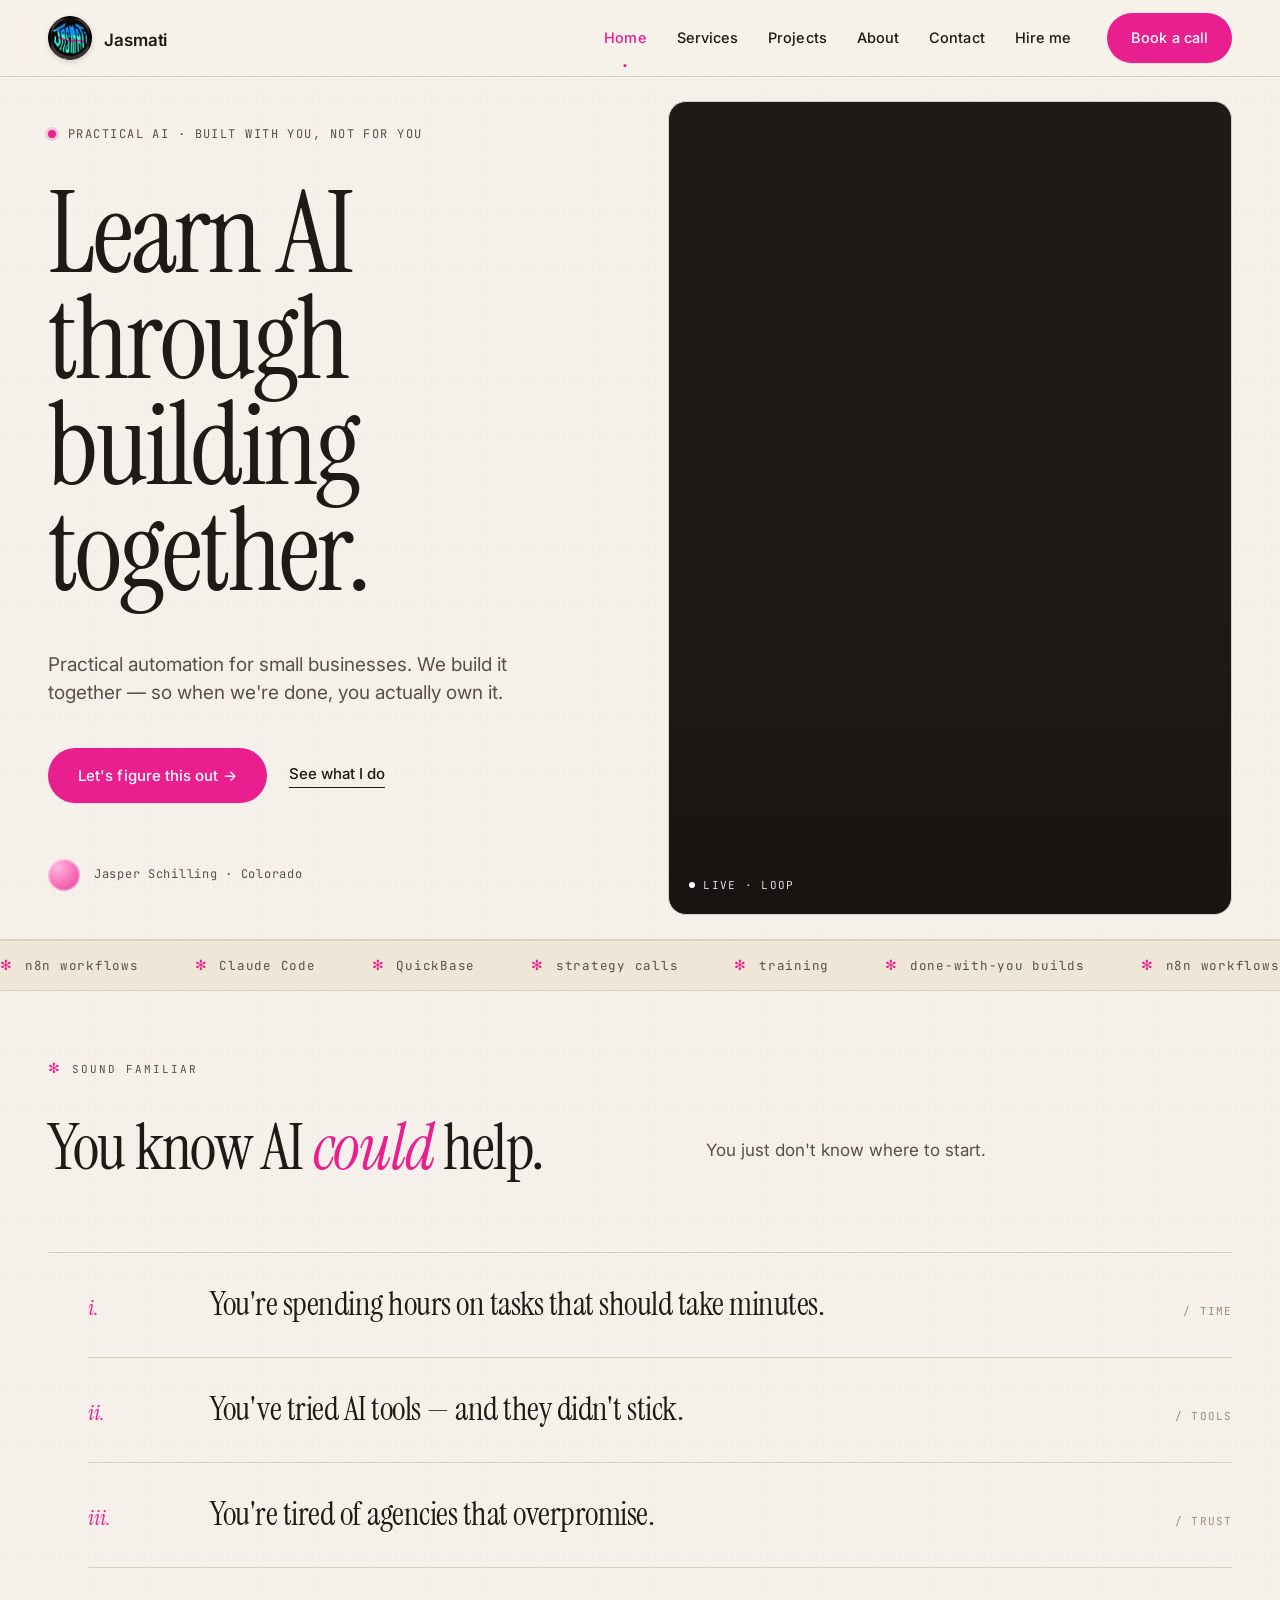
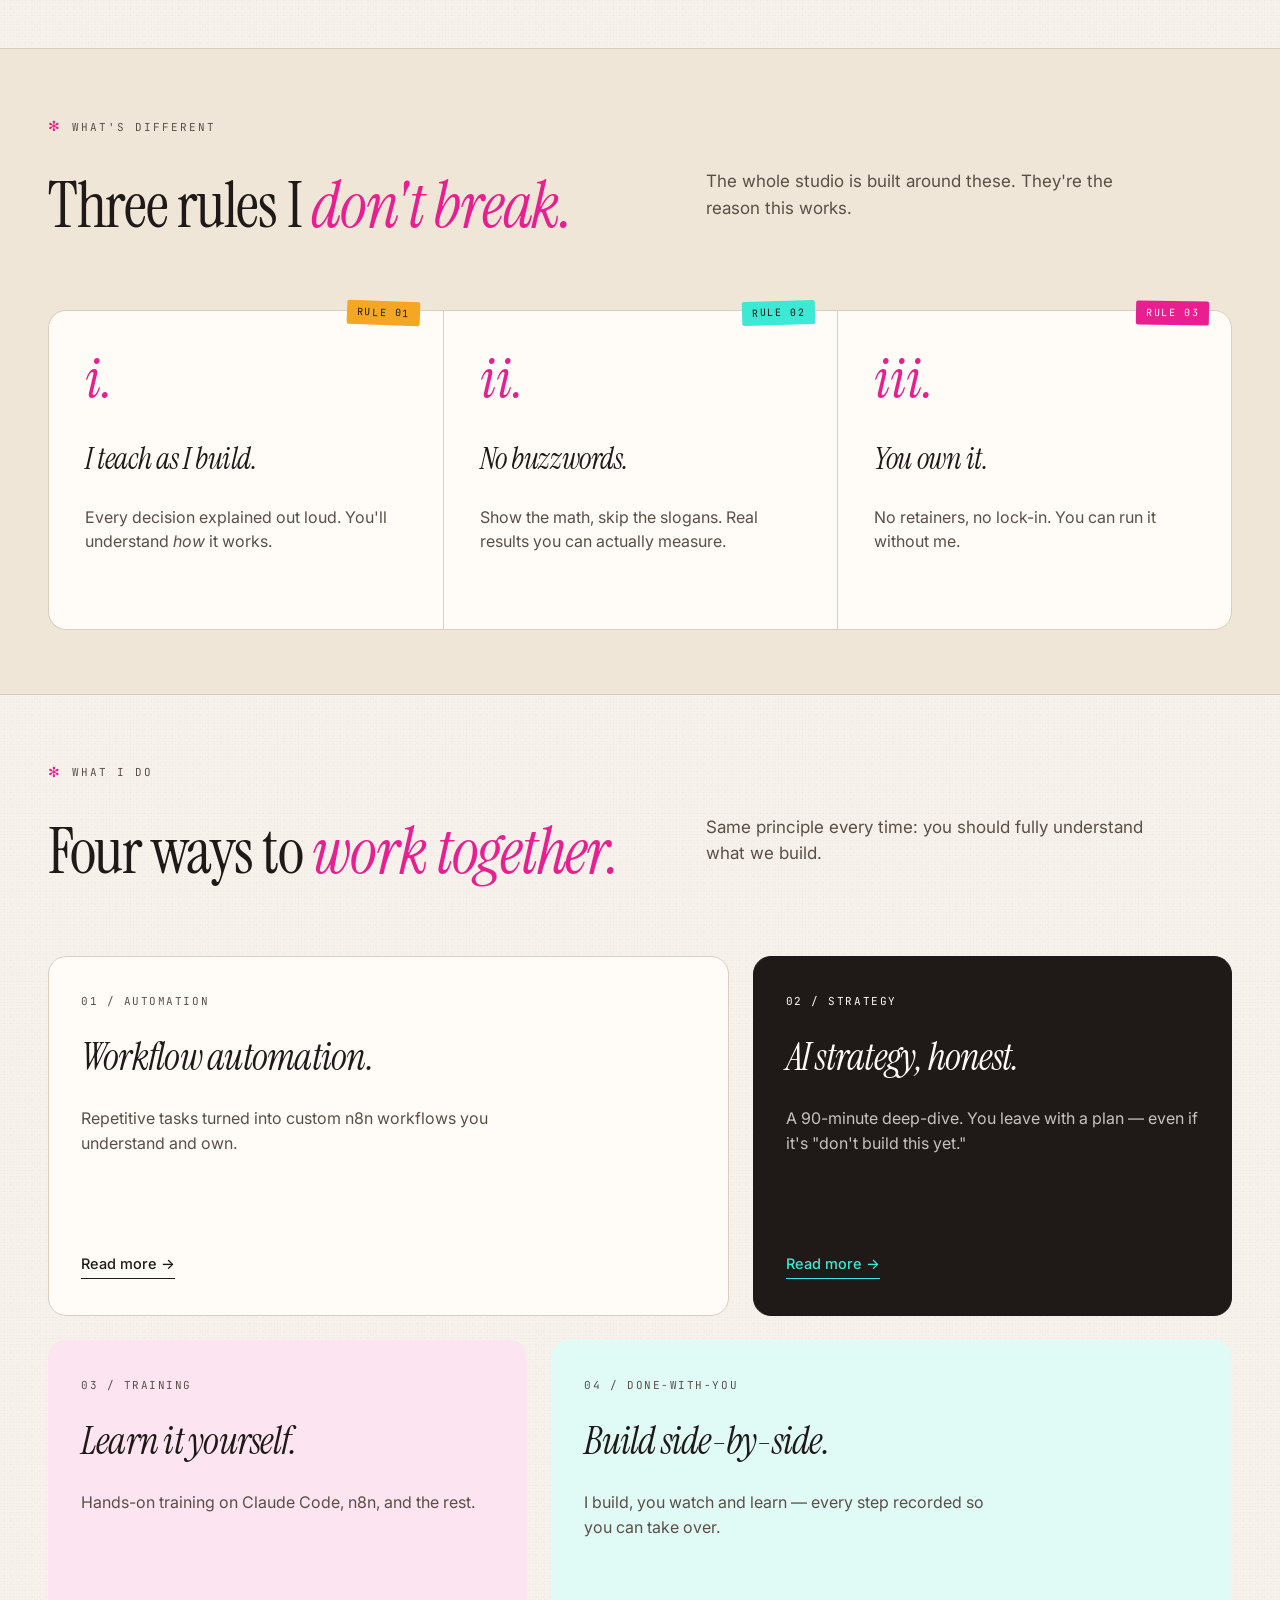
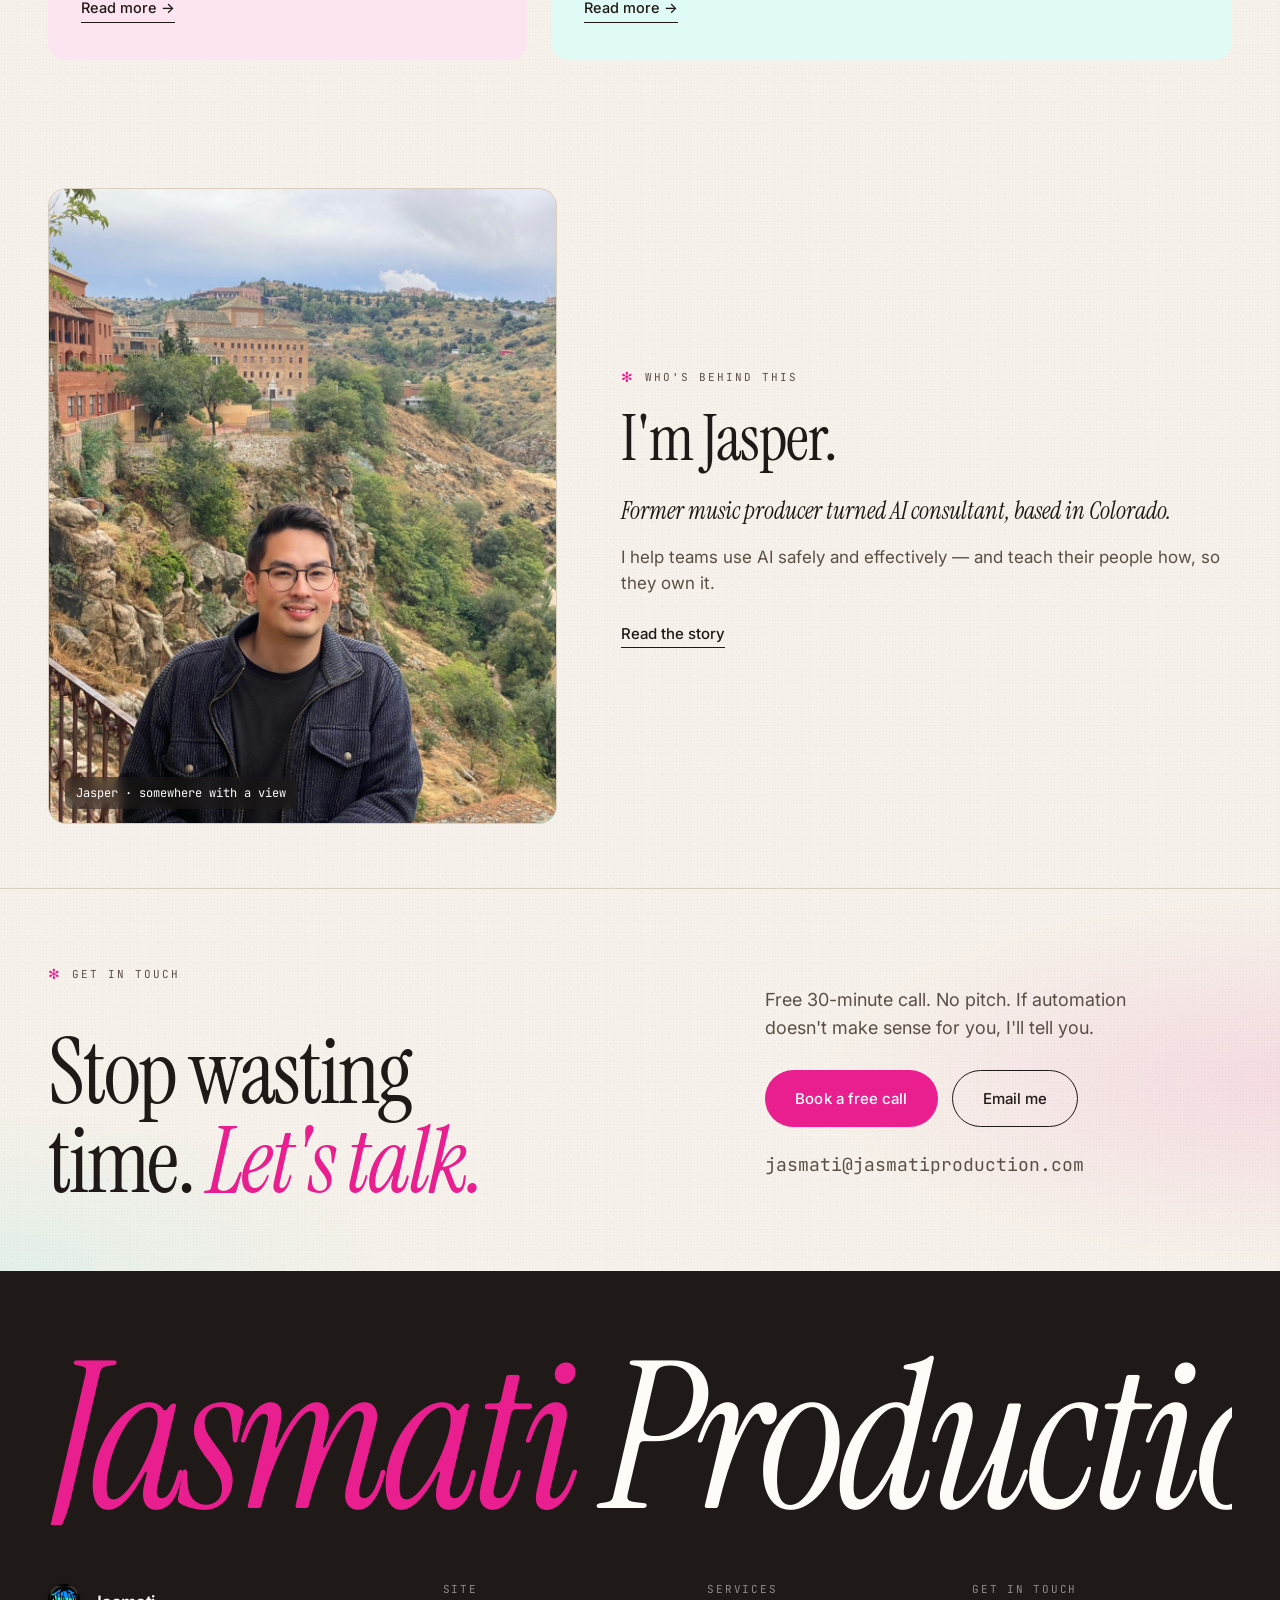
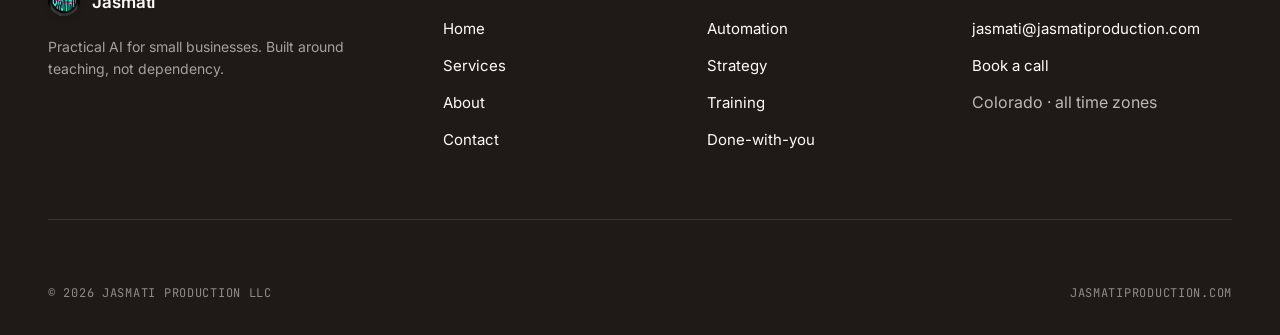
<file: index.html>
<!DOCTYPE html>
<html lang="en">
<head>
<meta charset="UTF-8" />
<meta name="viewport" content="width=device-width, initial-scale=1.0" />
<title>Jasmati Production — AI shouldn't feel complicated.</title>
<link rel="preconnect" href="https://fonts.googleapis.com">
<link rel="preconnect" href="https://fonts.gstatic.com" crossorigin>
<link href="https://fonts.googleapis.com/css2?family=Inter:wght@400;500;600;700&family=Instrument+Serif:ital@0;1&family=JetBrains+Mono:wght@400;500&display=swap" rel="stylesheet">
<link rel="stylesheet" href="assets/styles.css?v=4" />
</head>
<body>

<header class="site-header">
  <div class="container site-header__inner">
    <a href="index.html" class="brand">
      <img class="logo-img" src="assets/jasmati-logo.png" alt="Jasmati" />
      <span class="brand__name"><b>Jasmati</b></span>
    </a>
    <nav class="nav">
      <div class="nav__links">
        <a href="index.html" class="is-active">Home</a>
        <a href="services.html">Services</a>
        <a href="projects.html">Projects</a>
        <a href="about.html">About</a>
        <a href="contact.html">Contact</a>
        <a href="jasper.html">Hire me</a>
      </div>
      <a href="contact.html" class="btn btn--pink">Book a call</a>
    </nav>
  </div>
</header>

<!-- HERO -->
<section class="hero">
  <div class="container hero__inner" style="font-size: 2px">
    <div class="hero__copy">
      <span class="hero__kicker"><span class="dot"></span>Practical AI · built with you, not for you</span>
      <h1>Learn AI through building together.<span class="serif italic accent"></span></h1>
      <p class="hero__sub">Practical automation for small businesses. We build it together — so when we're done, you actually own it.</p>
      <div class="hero__ctas">
        <a href="contact.html" class="btn btn--pink btn--lg">Let's figure this out →</a>
        <a href="services.html" class="arrow-link">See what I do</a>
      </div>
      <div class="hero__signature">
        <span class="swatch"></span>
        <span>Jasper Schilling · Colorado</span>
      </div>
    </div>
    <div class="hero__video-panel">
      <video autoplay muted loop playsinline preload="auto">
        <source src="assets/jasmati-hero.mp4" type="video/mp4" />
      </video>
      <div class="hero__video-tag">live · loop</div>
    </div>
  </div>
</section>

<!-- TICKER -->
<div class="hero-ticker">
  <div class="hero-ticker__track">
    <span>n8n workflows</span><span>Claude Code</span><span>QuickBase</span><span>strategy calls</span><span>training</span><span>done-with-you builds</span>
    <span>n8n workflows</span><span>Claude Code</span><span>QuickBase</span><span>strategy calls</span><span>training</span><span>done-with-you builds</span>
  </div>
</div>

<!-- PROBLEM -->
<section class="section">
  <div class="container">
    <div class="split-heading reveal">
      <div>
        <span class="eyebrow">Sound familiar</span>
        <h2 style="margin-top:18px;">You know AI <span class="serif italic accent">could</span> help.</h2>
      </div>
      <p>You just don't know where to start.</p>
    </div>
    <ul class="pain-list reveal">
      <li class="pain-item">
        <span class="pain-item__num">i.</span>
        <span class="pain-item__text">You're spending hours on tasks that should take minutes.</span>
        <span class="pain-item__tag">/ time</span>
      </li>
      <li class="pain-item">
        <span class="pain-item__num">ii.</span>
        <span class="pain-item__text">You've tried AI tools — and they didn't stick.</span>
        <span class="pain-item__tag">/ tools</span>
      </li>
      <li class="pain-item">
        <span class="pain-item__num">iii.</span>
        <span class="pain-item__text">You're tired of agencies that overpromise.</span>
        <span class="pain-item__tag">/ trust</span>
      </li>
    </ul>
  </div>
</section>

<!-- PILLARS -->
<section class="section section--cream">
  <div class="container">
    <div class="split-heading reveal">
      <div>
        <span class="eyebrow">What's different</span>
        <h2 style="margin-top:18px;">Three rules I <span class="serif italic accent">don't break.</span></h2>
      </div>
      <p>The whole studio is built around these. They're the reason this works.</p>
    </div>
    <div class="pillars reveal">
      <div class="pillar">
        <span class="pillar__tape">Rule 01</span>
        <div class="pillar__num">i.</div>
        <h3>I teach as I build.</h3>
        <p>Every decision explained out loud. You'll understand <em>how</em> it works.</p>
      </div>
      <div class="pillar">
        <span class="pillar__tape">Rule 02</span>
        <div class="pillar__num">ii.</div>
        <h3>No buzzwords.</h3>
        <p>Show the math, skip the slogans. Real results you can actually measure.</p>
      </div>
      <div class="pillar">
        <span class="pillar__tape">Rule 03</span>
        <div class="pillar__num">iii.</div>
        <h3>You own it.</h3>
        <p>No retainers, no lock-in. You can run it without me.</p>
      </div>
    </div>
  </div>
</section>

<!-- SERVICES PREVIEW -->
<section class="section">
  <div class="container">
    <div class="split-heading reveal">
      <div>
        <span class="eyebrow">What I do</span>
        <h2 style="margin-top:18px;">Four ways to <span class="serif italic accent">work together.</span></h2>
      </div>
      <p>Same principle every time: you should fully understand what we build.</p>
    </div>
    <div class="svc-grid reveal">
      <a class="svc svc--1" href="services.html#workflow">
        <span class="svc__num">01 / Automation</span>
        <h3>Workflow automation.</h3>
        <p>Repetitive tasks turned into custom n8n workflows you understand and own.</p>
        <span class="svc__cta">Read more →</span>
      </a>
      <a class="svc svc--2" href="services.html#strategy">
        <span class="svc__num">02 / Strategy</span>
        <h3>AI strategy, honest.</h3>
        <p>A 90-minute deep-dive. You leave with a plan — even if it's "don't build this yet."</p>
        <span class="svc__cta">Read more →</span>
      </a>
      <a class="svc svc--3" href="services.html#training">
        <span class="svc__num">03 / Training</span>
        <h3>Learn it yourself.</h3>
        <p>Hands-on training on Claude Code, n8n, and the rest.</p>
        <span class="svc__cta">Read more →</span>
      </a>
      <a class="svc svc--4" href="services.html#dwy">
        <span class="svc__num">04 / Done-with-you</span>
        <h3>Build side-by-side.</h3>
        <p>I build, you watch and learn — every step recorded so you can take over.</p>
        <span class="svc__cta">Read more →</span>
      </a>
    </div>
  </div>
</section>

<!-- ABOUT PREVIEW -->
<section class="section">
  <div class="container">
    <div class="about-preview reveal">
      <figure class="about-preview__photo" style="margin:0;overflow:hidden;position:relative;">
        <img src="assets/photos/portrait.jpg" alt="Jasper Schilling" style="width:100%;height:100%;object-fit:cover;display:block;filter:saturate(1.03);" />
        <figcaption style="position:absolute;left:16px;bottom:14px;font-family:var(--mono);font-size:12px;color:#fff;background:rgba(31,26,23,0.5);padding:7px 11px;border-radius:8px;backdrop-filter:blur(6px);">Jasper · somewhere with a view</figcaption>
      </figure>
      <div>
        <span class="eyebrow">Who's behind this</span>
        <h2 style="margin-top:18px;margin-bottom:24px;">I'm Jasper.</h2>
        <p class="lede">Former music producer turned AI consultant, based in Colorado.</p>
        <p>I help teams use AI safely and effectively — and teach their people how, so they own it.</p>
        <div style="margin-top:24px;"><a href="about.html" class="arrow-link">Read the story</a></div>
      </div>
    </div>
  </div>
</section>

<!-- CTA -->
<section class="cta-block">
  <div class="container">
    <div class="cta-block__inner">
      <div>
        <span class="eyebrow" style="margin-bottom:24px;">Get in touch</span>
        <h2 style="margin-top:18px;">Stop wasting time. <span class="serif italic accent">Let's talk.</span></h2>
      </div>
      <div>
        <p>Free 30-minute call. No pitch. If automation doesn't make sense for you, I'll tell you.</p>
        <div class="cta-block__actions">
          <a href="contact.html" class="btn btn--pink btn--lg">Book a free call</a>
          <a href="mailto:jasmati@jasmatiproduction.com" class="btn btn--secondary btn--lg">Email me</a>
        </div>
        <p class="cta-block__email">jasmati@jasmatiproduction.com</p>
      </div>
    </div>
  </div>
</section>

<!-- FOOTER -->
<footer class="site-footer">
  <div class="container">
    <div class="site-footer__big"><em>Jasmati</em> Production</div>
    <div class="site-footer__top">
      <div class="site-footer__col site-footer__brand">
        <a href="index.html" class="brand">
          <img class="logo-img logo-img--sm" src="assets/jasmati-logo.png" alt="Jasmati" />
          <span class="brand__name"><b>Jasmati</b></span>
        </a>
        <p>Practical AI for small businesses. Built around teaching, not dependency.</p>
      </div>
      <div class="site-footer__col">
        <h4>Site</h4>
        <ul>
          <li><a href="index.html">Home</a></li>
          <li><a href="services.html">Services</a></li>
          <li><a href="about.html">About</a></li>
          <li><a href="contact.html">Contact</a></li>
        </ul>
      </div>
      <div class="site-footer__col">
        <h4>Services</h4>
        <ul>
          <li><a href="services.html#workflow">Automation</a></li>
          <li><a href="services.html#strategy">Strategy</a></li>
          <li><a href="services.html#training">Training</a></li>
          <li><a href="services.html#dwy">Done-with-you</a></li>
        </ul>
      </div>
      <div class="site-footer__col">
        <h4>Get in touch</h4>
        <ul>
          <li><a href="mailto:jasmati@jasmatiproduction.com">jasmati@jasmatiproduction.com</a></li>
          <li><a href="contact.html">Book a call</a></li>
          <li>Colorado · all time zones</li>
        </ul>
      </div>
    </div>
    <div class="site-footer__bottom">
      <span>© 2026 Jasmati Production LLC</span>
      <span>jasmatiproduction.com</span>
    </div>
  </div>
</footer>

<script src="assets/site.js?v=2"></script>
</body>
</html>
</file>
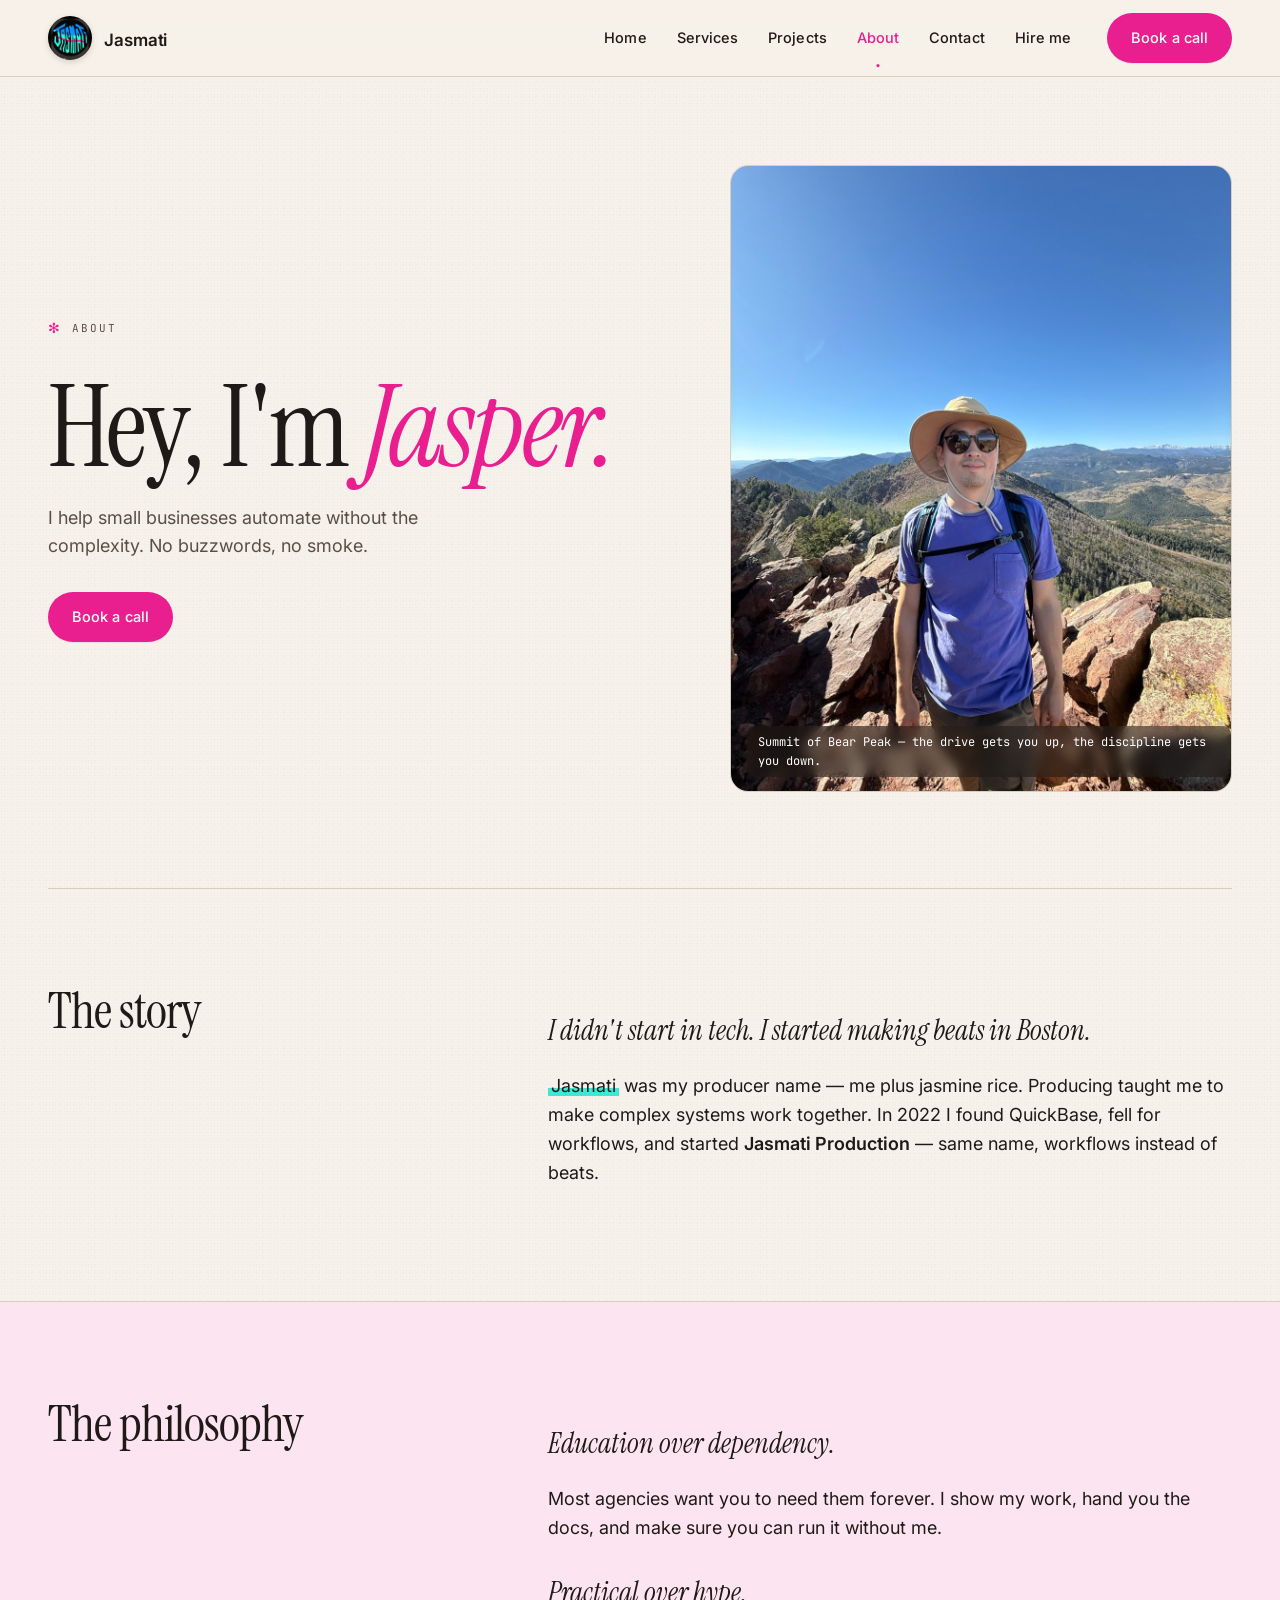
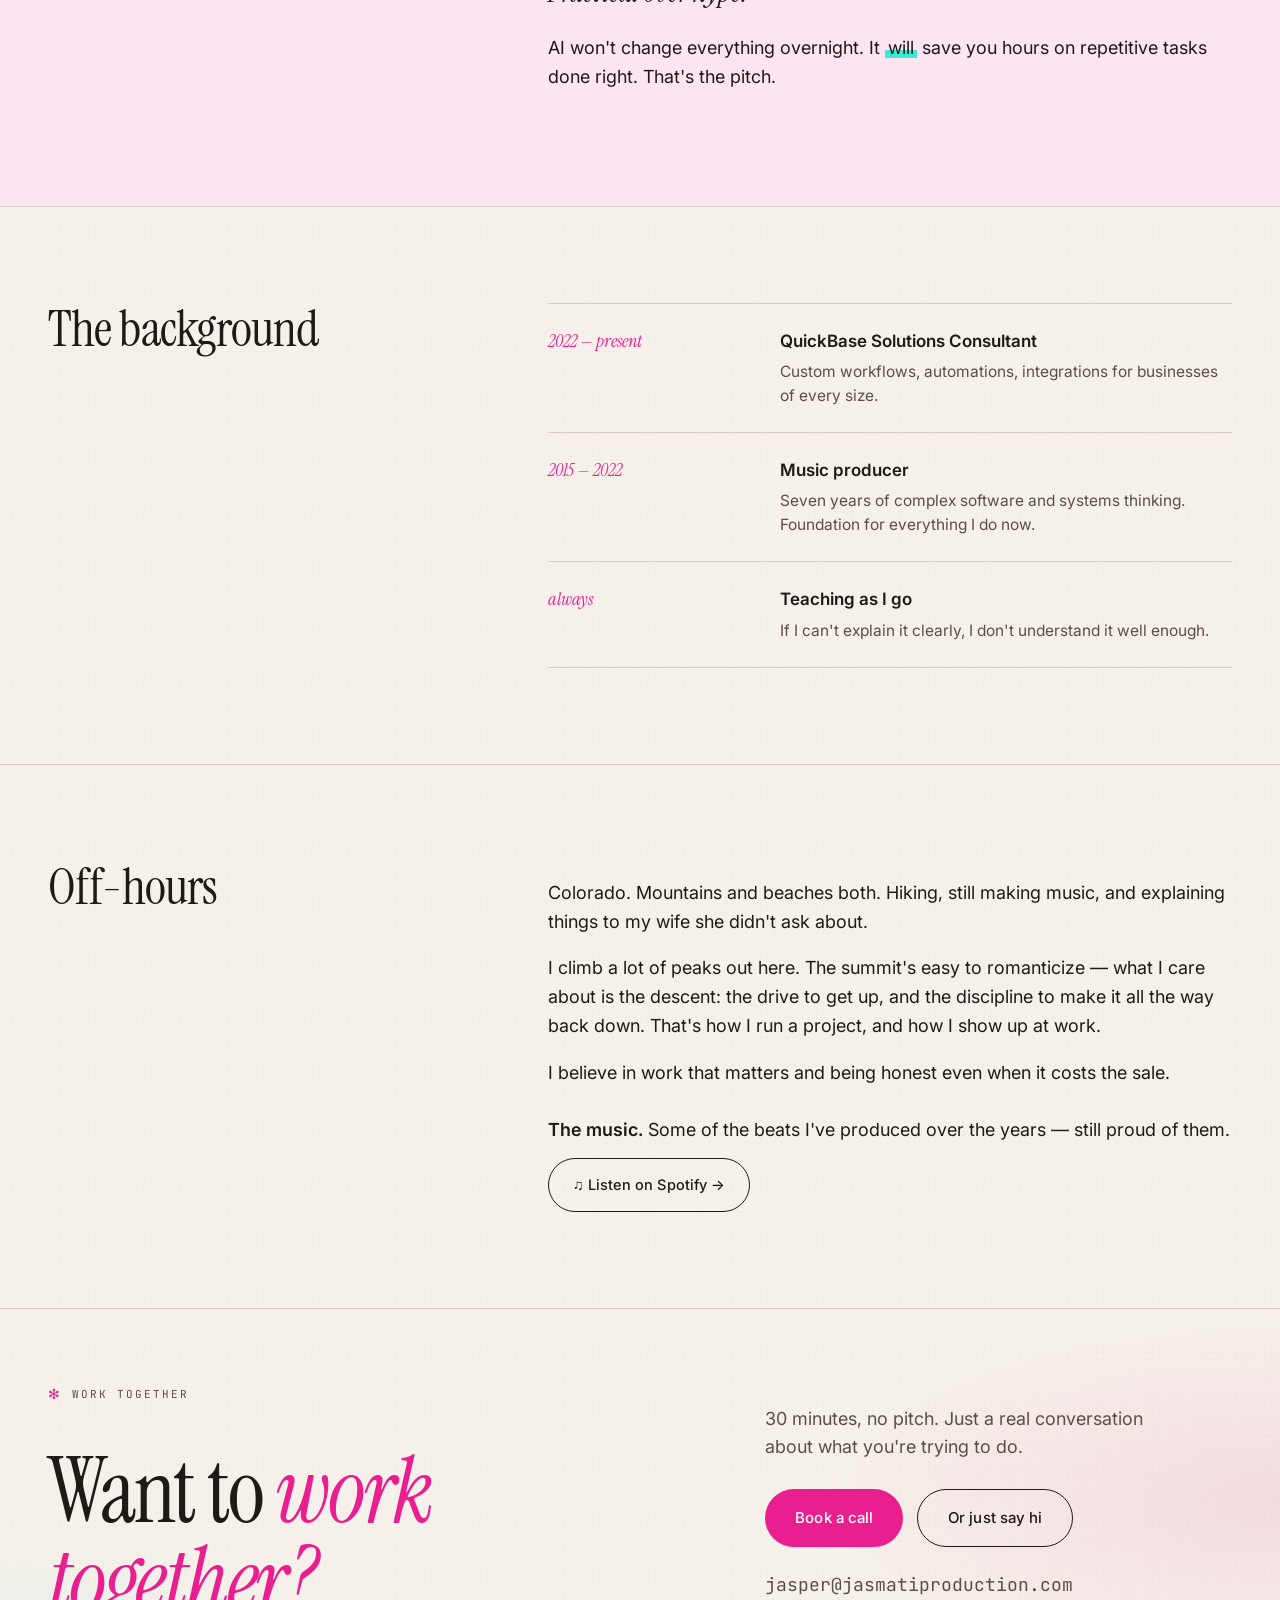
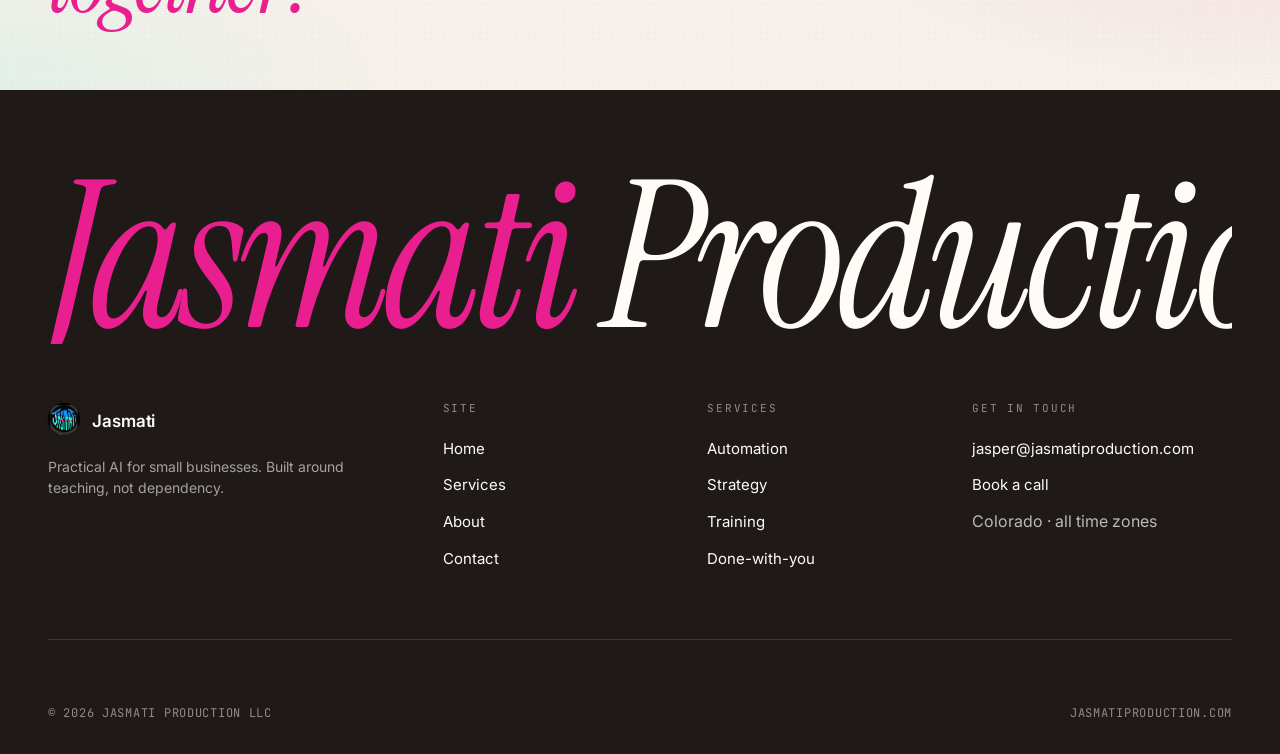
<file: about.html>
<!DOCTYPE html>
<html lang="en">
<head>
<meta charset="UTF-8" />
<meta name="viewport" content="width=device-width, initial-scale=1.0" />
<title>About — Jasmati Production</title>
<link rel="preconnect" href="https://fonts.googleapis.com">
<link rel="preconnect" href="https://fonts.gstatic.com" crossorigin>
<link href="https://fonts.googleapis.com/css2?family=Inter:wght@400;500;600;700&family=Instrument+Serif:ital@0;1&family=JetBrains+Mono:wght@400;500&display=swap" rel="stylesheet">
<link rel="stylesheet" href="assets/styles.css?v=4" />
</head>
<body>

<header class="site-header">
  <div class="container site-header__inner">
    <a href="index.html" class="brand">
      <img class="logo-img" src="assets/jasmati-logo.png" alt="Jasmati" />
      <span class="brand__name"><b>Jasmati</b></span>
    </a>
    <nav class="nav">
      <div class="nav__links">
        <a href="index.html">Home</a>
        <a href="services.html">Services</a>
        <a href="projects.html">Projects</a>
        <a href="about.html" class="is-active">About</a>
        <a href="contact.html">Contact</a>
        <a href="jasper.html">Hire me</a>
      </div>
      <a href="contact.html" class="btn btn--pink">Book a call</a>
    </nav>
  </div>
</header>

<section class="container">
  <div class="about-hero">
    <div>
      <span class="eyebrow" style="margin-bottom:20px;display:inline-flex;">About</span>
      <h1 style="margin-top:14px;">Hey, I'm <span class="serif italic accent">Jasper.</span></h1>
      <p class="page-hero__sub" style="margin-top:24px;">I help small businesses automate without the complexity. No buzzwords, no smoke.</p>
      <div style="margin-top:32px;"><a href="contact.html" class="btn btn--pink">Book a call</a></div>
    </div>
    <figure class="about-hero__photo" style="margin:0;overflow:hidden;position:relative;">
      <img src="assets/photos/bearpeak.jpg" alt="Jasper at the summit of Bear Peak, Colorado" style="width:100%;height:100%;object-fit:cover;display:block;" />
      <figcaption style="position:absolute;left:16px;bottom:14px;font-family:var(--mono);font-size:12px;color:#fff;background:rgba(31,26,23,0.55);padding:7px 11px;border-radius:8px;backdrop-filter:blur(6px);">Summit of Bear Peak — the drive gets you up, the discipline gets you down.</figcaption>
    </figure>
  </div>
</section>

<section class="about-section">
  <div class="container">
    <div class="about-section__inner">
      <h2>The story</h2>
      <div class="about-section__body">
        <p class="lede">I didn't start in tech. I started making beats in Boston.</p>
        <p><em>Jasmati</em> was my producer name — me plus jasmine rice. Producing taught me to make complex systems work together. In 2022 I found QuickBase, fell for workflows, and started <strong>Jasmati Production</strong> — same name, workflows instead of beats.</p>
      </div>
    </div>
  </div>
</section>

<section class="about-section about-section--pink">
  <div class="container">
    <div class="about-section__inner">
      <h2>The philosophy</h2>
      <div class="about-section__body">
        <p class="lede">Education over dependency.</p>
        <p>Most agencies want you to need them forever. I show my work, hand you the docs, and make sure you can run it without me.</p>
        <p style="margin-top:32px;" class="lede">Practical over hype.</p>
        <p>AI won't change everything overnight. It <em>will</em> save you hours on repetitive tasks done right. That's the pitch.</p>
      </div>
    </div>
  </div>
</section>

<section class="about-section">
  <div class="container">
    <div class="about-section__inner">
      <h2>The background</h2>
      <div>
        <div class="timeline">
          <div class="timeline__item">
            <div class="timeline__date">2022 — present</div>
            <div>
              <div class="timeline__title">QuickBase Solutions Consultant</div>
              <div class="timeline__body">Custom workflows, automations, integrations for businesses of every size.</div>
            </div>
          </div>
          <div class="timeline__item">
            <div class="timeline__date">2015 — 2022</div>
            <div>
              <div class="timeline__title">Music producer</div>
              <div class="timeline__body">Seven years of complex software and systems thinking. Foundation for everything I do now.</div>
            </div>
          </div>
          <div class="timeline__item">
            <div class="timeline__date">always</div>
            <div>
              <div class="timeline__title">Teaching as I go</div>
              <div class="timeline__body">If I can't explain it clearly, I don't understand it well enough.</div>
            </div>
          </div>
        </div>
      </div>
    </div>
  </div>
</section>

<section class="about-section" style="border-bottom:none;">
  <div class="container">
    <div class="about-section__inner">
      <h2>Off-hours</h2>
      <div class="about-section__body">
        <p>Colorado. Mountains and beaches both. Hiking, still making music, and explaining things to my wife she didn't ask about.</p>
        <p>I climb a lot of peaks out here. The summit's easy to romanticize — what I care about is the descent: the drive to get up, and the discipline to make it all the way back down. That's how I run a project, and how I show up at work.</p>
        <p>I believe in work that matters and being honest even when it costs the sale.</p>
        <p style="margin-top:28px;margin-bottom:14px;"><strong>The music.</strong> Some of the beats I've produced over the years — still proud of them.</p>
        <a href="https://open.spotify.com/playlist/0F9R7dI0iiKsZDc4IUbLXQ?si=6b6afadfd9f1484d" class="btn btn--secondary" target="_blank" rel="noopener">♫ Listen on Spotify →</a>
      </div>
    </div>
  </div>
</section>

<section class="cta-block">
  <div class="container">
    <div class="cta-block__inner">
      <div>
        <span class="eyebrow" style="margin-bottom:24px;">Work together</span>
        <h2 style="margin-top:18px;">Want to <span class="serif italic accent">work together?</span></h2>
      </div>
      <div>
        <p>30 minutes, no pitch. Just a real conversation about what you're trying to do.</p>
        <div class="cta-block__actions">
          <a href="contact.html" class="btn btn--pink btn--lg">Book a call</a>
          <a href="mailto:jasper@jasmatiproduction.com" class="btn btn--secondary btn--lg">Or just say hi</a>
        </div>
        <p class="cta-block__email">jasper@jasmatiproduction.com</p>
      </div>
    </div>
  </div>
</section>

<footer class="site-footer">
  <div class="container">
    <div class="site-footer__big"><em>Jasmati</em> Production</div>
    <div class="site-footer__top">
      <div class="site-footer__col site-footer__brand">
        <a href="index.html" class="brand">
          <img class="logo-img logo-img--sm" src="assets/jasmati-logo.png" alt="Jasmati" />
          <span class="brand__name"><b>Jasmati</b></span>
        </a>
        <p>Practical AI for small businesses. Built around teaching, not dependency.</p>
      </div>
      <div class="site-footer__col">
        <h4>Site</h4>
        <ul>
          <li><a href="index.html">Home</a></li>
          <li><a href="services.html">Services</a></li>
          <li><a href="about.html">About</a></li>
          <li><a href="contact.html">Contact</a></li>
        </ul>
      </div>
      <div class="site-footer__col">
        <h4>Services</h4>
        <ul>
          <li><a href="services.html#workflow">Automation</a></li>
          <li><a href="services.html#strategy">Strategy</a></li>
          <li><a href="services.html#training">Training</a></li>
          <li><a href="services.html#dwy">Done-with-you</a></li>
        </ul>
      </div>
      <div class="site-footer__col">
        <h4>Get in touch</h4>
        <ul>
          <li><a href="mailto:jasper@jasmatiproduction.com">jasper@jasmatiproduction.com</a></li>
          <li><a href="contact.html">Book a call</a></li>
          <li>Colorado · all time zones</li>
        </ul>
      </div>
    </div>
    <div class="site-footer__bottom">
      <span>© 2026 Jasmati Production LLC</span>
      <span>jasmatiproduction.com</span>
    </div>
  </div>
</footer>

<script src="assets/site.js?v=2"></script>
</body>
</html>
</file>
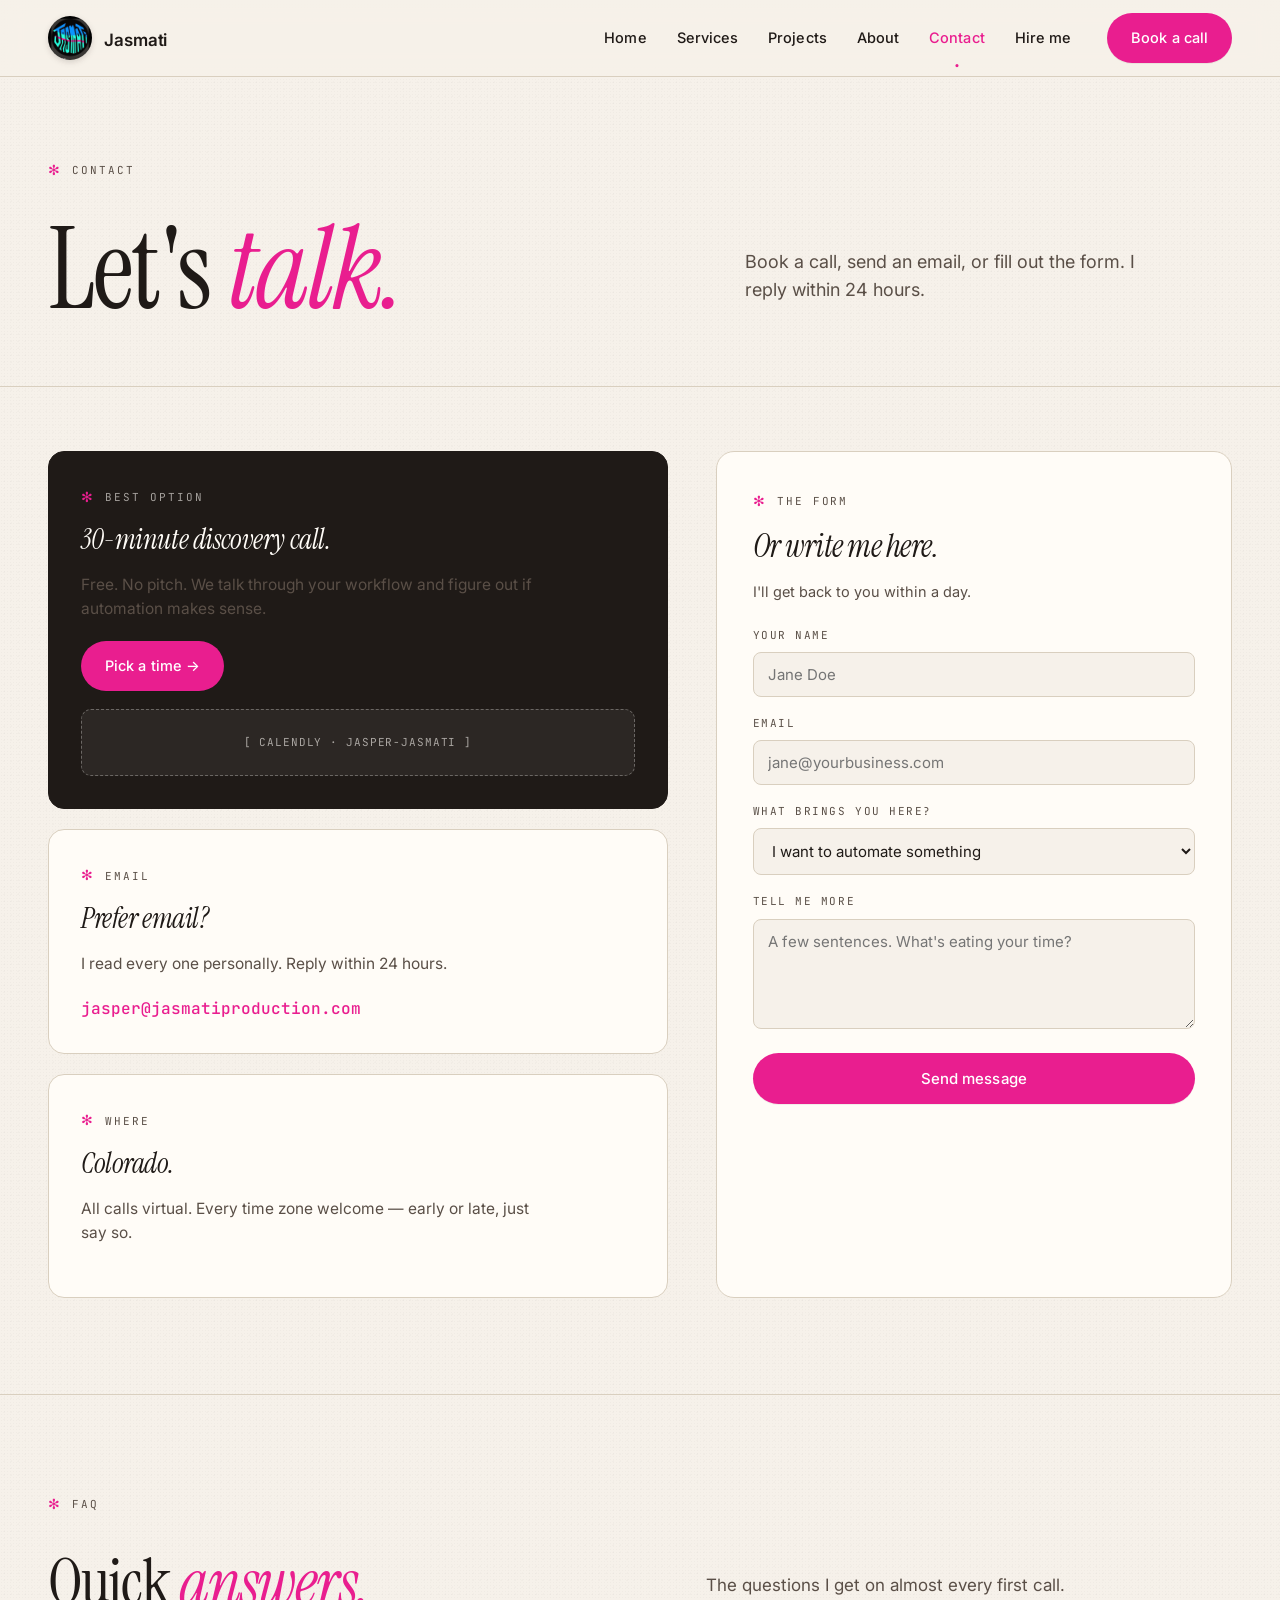
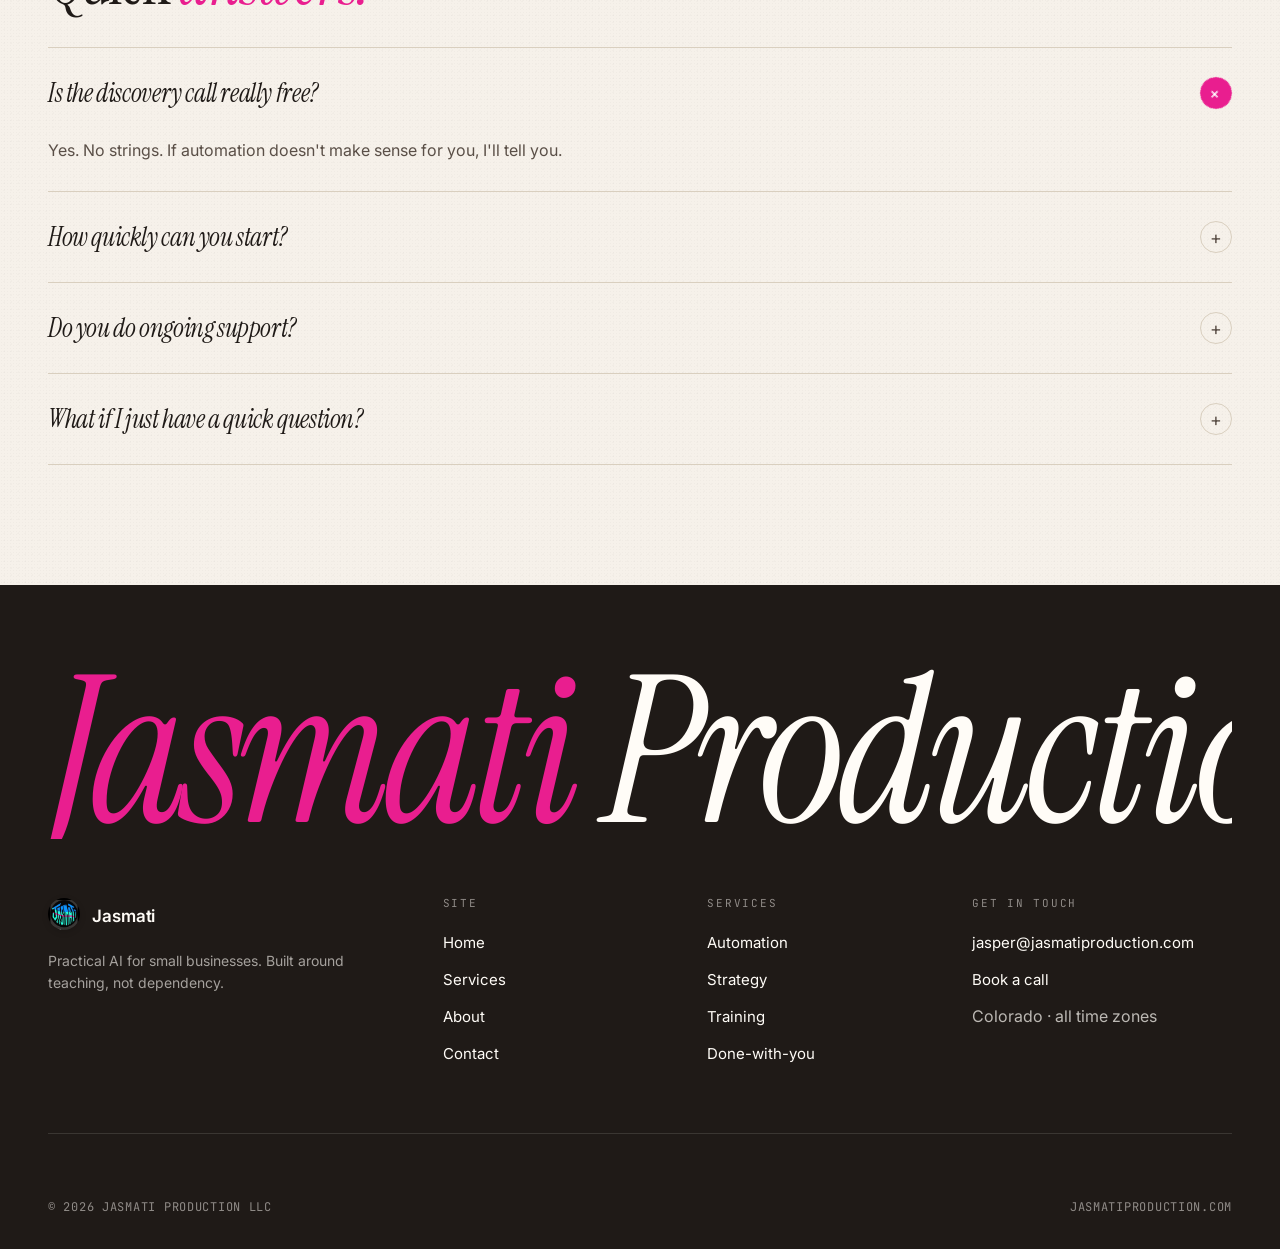
<file: contact.html>
<!DOCTYPE html>
<html lang="en">
<head>
<meta charset="UTF-8" />
<meta name="viewport" content="width=device-width, initial-scale=1.0" />
<title>Contact — Jasmati Production</title>
<link rel="preconnect" href="https://fonts.googleapis.com">
<link rel="preconnect" href="https://fonts.gstatic.com" crossorigin>
<link href="https://fonts.googleapis.com/css2?family=Inter:wght@400;500;600;700&family=Instrument+Serif:ital@0;1&family=JetBrains+Mono:wght@400;500&display=swap" rel="stylesheet">
<link rel="stylesheet" href="assets/styles.css?v=4" />
</head>
<body>

<header class="site-header">
  <div class="container site-header__inner">
    <a href="index.html" class="brand">
      <img class="logo-img" src="assets/jasmati-logo.png" alt="Jasmati" />
      <span class="brand__name"><b>Jasmati</b></span>
    </a>
    <nav class="nav">
      <div class="nav__links">
        <a href="index.html">Home</a>
        <a href="services.html">Services</a>
        <a href="projects.html">Projects</a>
        <a href="about.html">About</a>
        <a href="contact.html" class="is-active">Contact</a>
        <a href="jasper.html">Hire me</a>
      </div>
      <a href="contact.html" class="btn btn--pink">Book a call</a>
    </nav>
  </div>
</header>

<section class="page-hero">
  <div class="container page-hero__inner">
    <div>
      <span class="eyebrow" style="margin-bottom:20px;display:inline-flex;">Contact</span>
      <h1 style="margin-top:14px;">Let's <span class="serif italic accent">talk.</span></h1>
    </div>
    <p class="page-hero__sub">Book a call, send an email, or fill out the form. I reply within 24 hours.</p>
  </div>
</section>

<section class="container">
  <div class="contact-grid">
    <div class="contact-options">

      <div class="contact-card contact-card--accent">
        <span class="eyebrow" style="margin-bottom:14px;display:inline-flex;color:rgba(255,252,247,0.6);">Best option</span>
        <h3>30-minute discovery call.</h3>
        <p>Free. No pitch. We talk through your workflow and figure out if automation makes sense.</p>
        <a href="#" class="btn btn--pink">Pick a time →</a>
        <div class="calendly-mock">[ calendly · jasper-jasmati ]</div>
      </div>

      <div class="contact-card">
        <span class="eyebrow" style="margin-bottom:14px;display:inline-flex;">Email</span>
        <h3>Prefer email?</h3>
        <p>I read every one personally. Reply within 24 hours.</p>
        <a href="mailto:jasper@jasmatiproduction.com" class="contact-card__email">jasper@jasmatiproduction.com</a>
      </div>

      <div class="contact-card">
        <span class="eyebrow" style="margin-bottom:14px;display:inline-flex;">Where</span>
        <h3>Colorado.</h3>
        <p>All calls virtual. Every time zone welcome — early or late, just say so.</p>
      </div>

    </div>

    <form class="contact-form" id="contact-form">
      <span class="eyebrow" style="margin-bottom:14px;display:inline-flex;">The form</span>
      <h3>Or write me here.</h3>
      <p>I'll get back to you within a day.</p>

      <div class="form-success">Got it — talk soon.</div>

      <div class="field">
        <label for="name">Your name</label>
        <input id="name" name="name" type="text" placeholder="Jane Doe" required />
      </div>
      <div class="field">
        <label for="email">Email</label>
        <input id="email" name="email" type="email" placeholder="jane@yourbusiness.com" required />
      </div>
      <div class="field">
        <label for="reason">What brings you here?</label>
        <select id="reason" name="reason">
          <option>I want to automate something</option>
          <option>I'm curious about AI for my business</option>
          <option>I want training</option>
          <option>Other</option>
        </select>
      </div>
      <div class="field">
        <label for="message">Tell me more</label>
        <textarea id="message" name="message" placeholder="A few sentences. What's eating your time?"></textarea>
      </div>
      <button type="submit" class="btn btn--pink btn--lg" style="width:100%;justify-content:center;">Send message</button>
    </form>
  </div>
</section>

<section class="faq">
  <div class="container">
    <div class="split-heading reveal" style="margin-bottom:32px;">
      <div>
        <span class="eyebrow">FAQ</span>
        <h2 style="margin-top:18px;">Quick <span class="serif italic accent">answers.</span></h2>
      </div>
      <p>The questions I get on almost every first call.</p>
    </div>
    <div class="faq__list">
      <div class="faq__item is-open">
        <button class="faq__q" type="button">
          <span>Is the discovery call really free?</span>
          <span class="faq__icon">+</span>
        </button>
        <div class="faq__a">Yes. No strings. If automation doesn't make sense for you, I'll tell you.</div>
      </div>
      <div class="faq__item">
        <button class="faq__q" type="button">
          <span>How quickly can you start?</span>
          <span class="faq__icon">+</span>
        </button>
        <div class="faq__a">Usually within 1–2 weeks. I'll give you a straight answer on the call.</div>
      </div>
      <div class="faq__item">
        <button class="faq__q" type="button">
          <span>Do you do ongoing support?</span>
          <span class="faq__icon">+</span>
        </button>
        <div class="faq__a">I prefer to make you independent. But if you genuinely need it, we can discuss it.</div>
      </div>
      <div class="faq__item">
        <button class="faq__q" type="button">
          <span>What if I just have a quick question?</span>
          <span class="faq__icon">+</span>
        </button>
        <div class="faq__a">Email me. I'll answer if I can.</div>
      </div>
    </div>
  </div>
</section>

<footer class="site-footer">
  <div class="container">
    <div class="site-footer__big"><em>Jasmati</em> Production</div>
    <div class="site-footer__top">
      <div class="site-footer__col site-footer__brand">
        <a href="index.html" class="brand">
          <img class="logo-img logo-img--sm" src="assets/jasmati-logo.png" alt="Jasmati" />
          <span class="brand__name"><b>Jasmati</b></span>
        </a>
        <p>Practical AI for small businesses. Built around teaching, not dependency.</p>
      </div>
      <div class="site-footer__col">
        <h4>Site</h4>
        <ul>
          <li><a href="index.html">Home</a></li>
          <li><a href="services.html">Services</a></li>
          <li><a href="about.html">About</a></li>
          <li><a href="contact.html">Contact</a></li>
        </ul>
      </div>
      <div class="site-footer__col">
        <h4>Services</h4>
        <ul>
          <li><a href="services.html#workflow">Automation</a></li>
          <li><a href="services.html#strategy">Strategy</a></li>
          <li><a href="services.html#training">Training</a></li>
          <li><a href="services.html#dwy">Done-with-you</a></li>
        </ul>
      </div>
      <div class="site-footer__col">
        <h4>Get in touch</h4>
        <ul>
          <li><a href="mailto:jasper@jasmatiproduction.com">jasper@jasmatiproduction.com</a></li>
          <li><a href="contact.html">Book a call</a></li>
          <li>Colorado · all time zones</li>
        </ul>
      </div>
    </div>
    <div class="site-footer__bottom">
      <span>© 2026 Jasmati Production LLC</span>
      <span>jasmatiproduction.com</span>
    </div>
  </div>
</footer>

<script src="assets/site.js?v=2"></script>
</body>
</html>
</file>
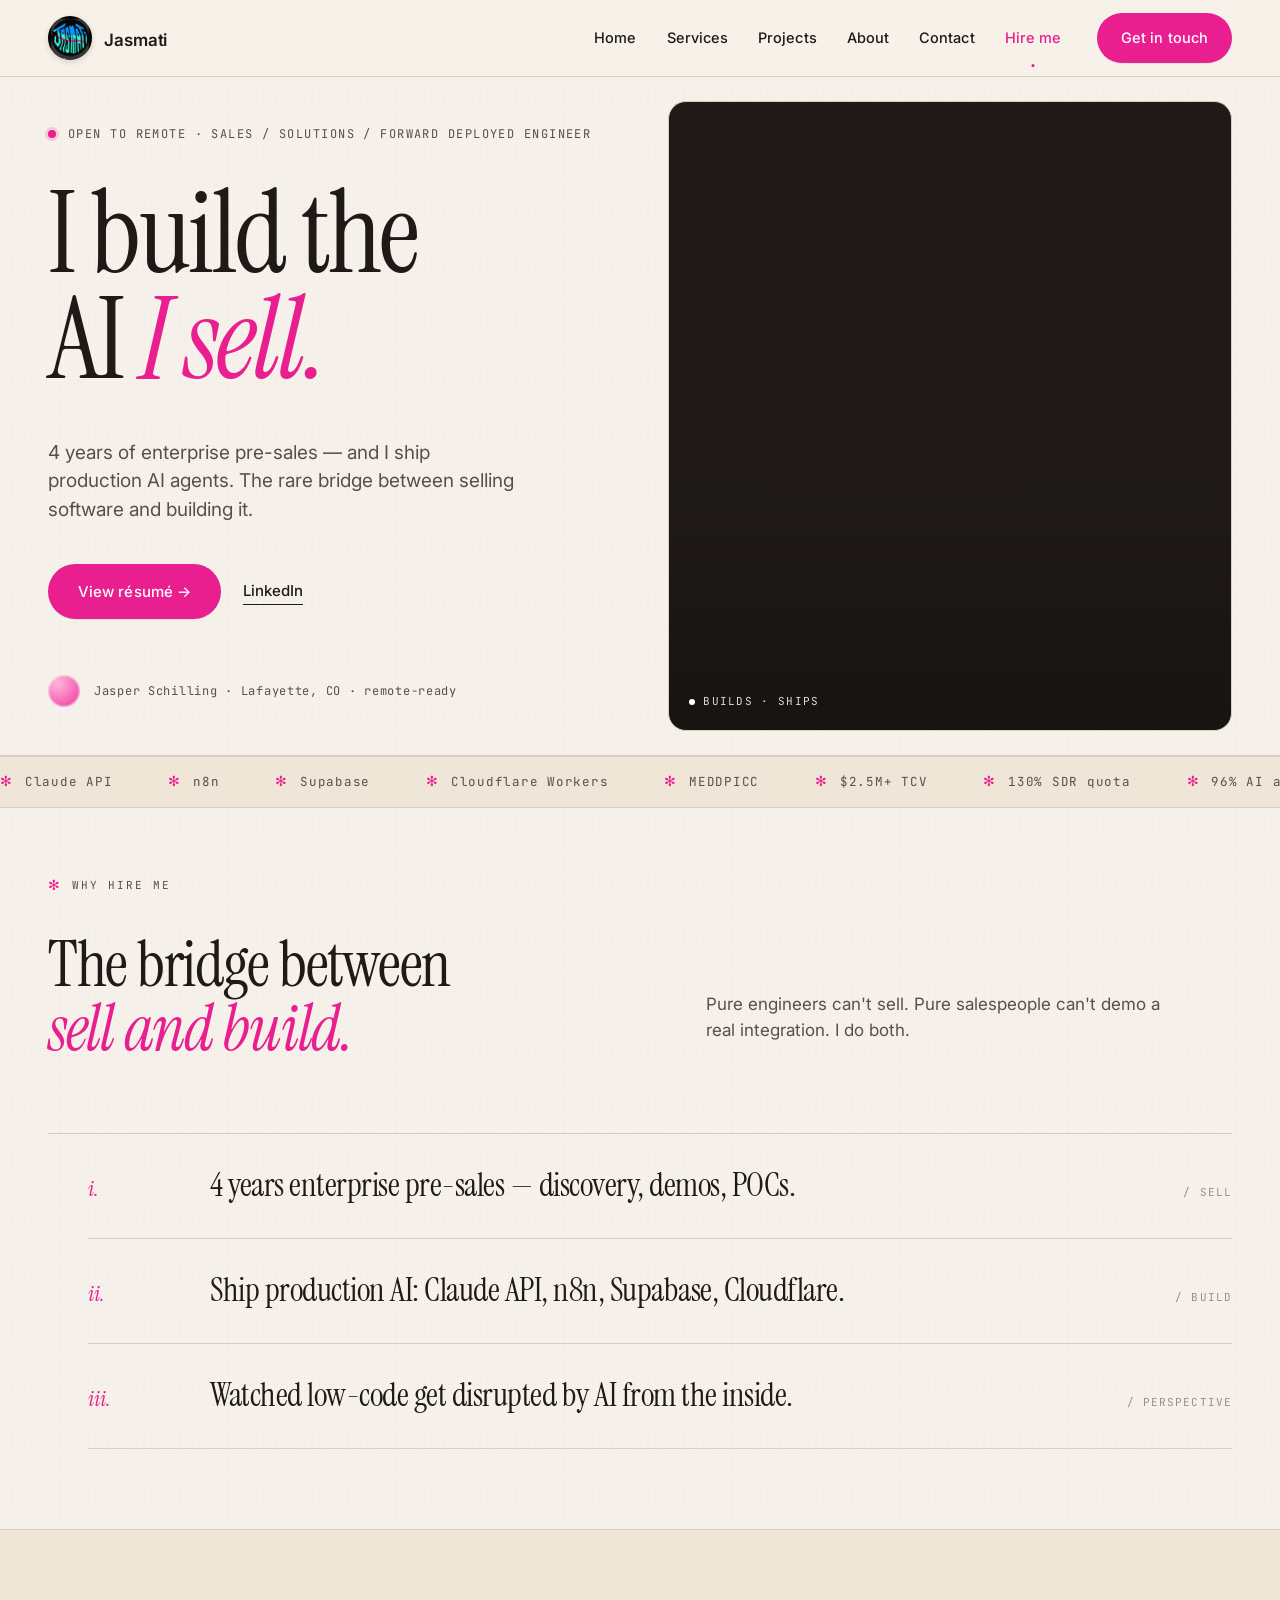
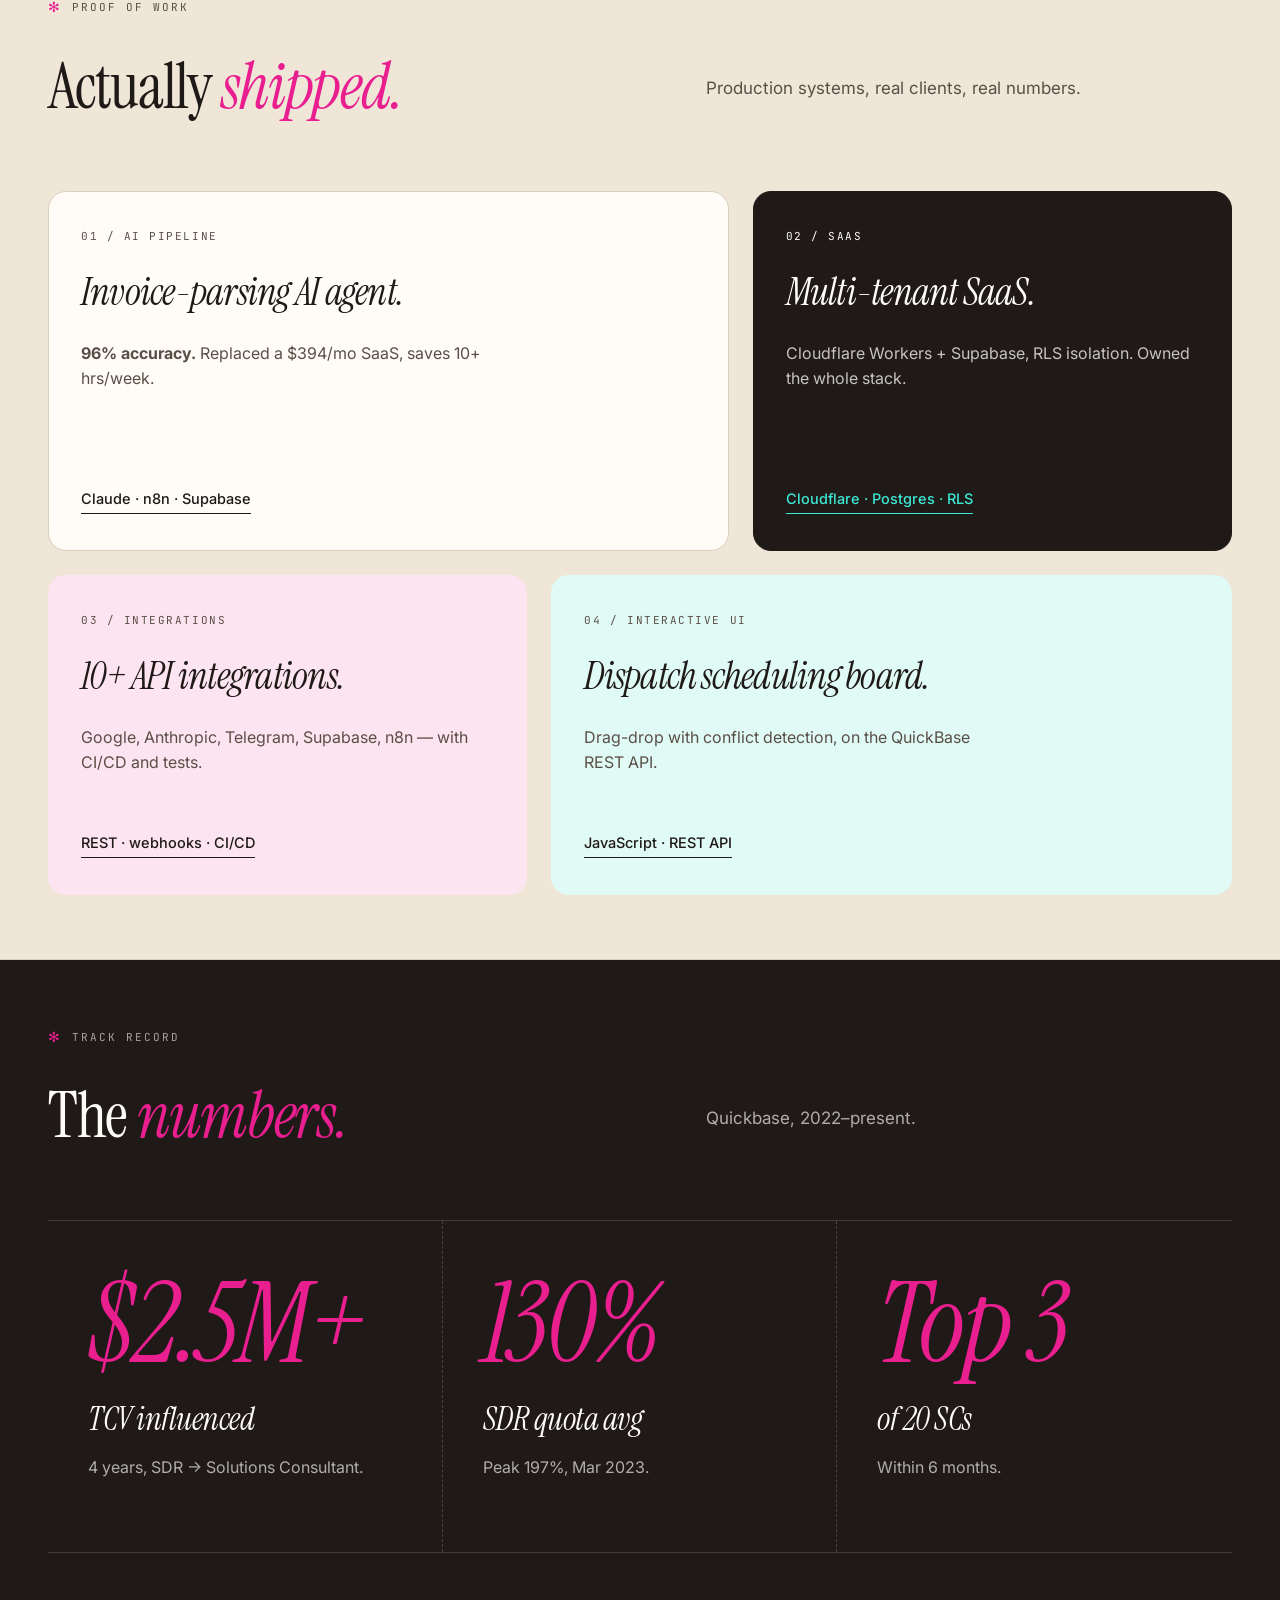
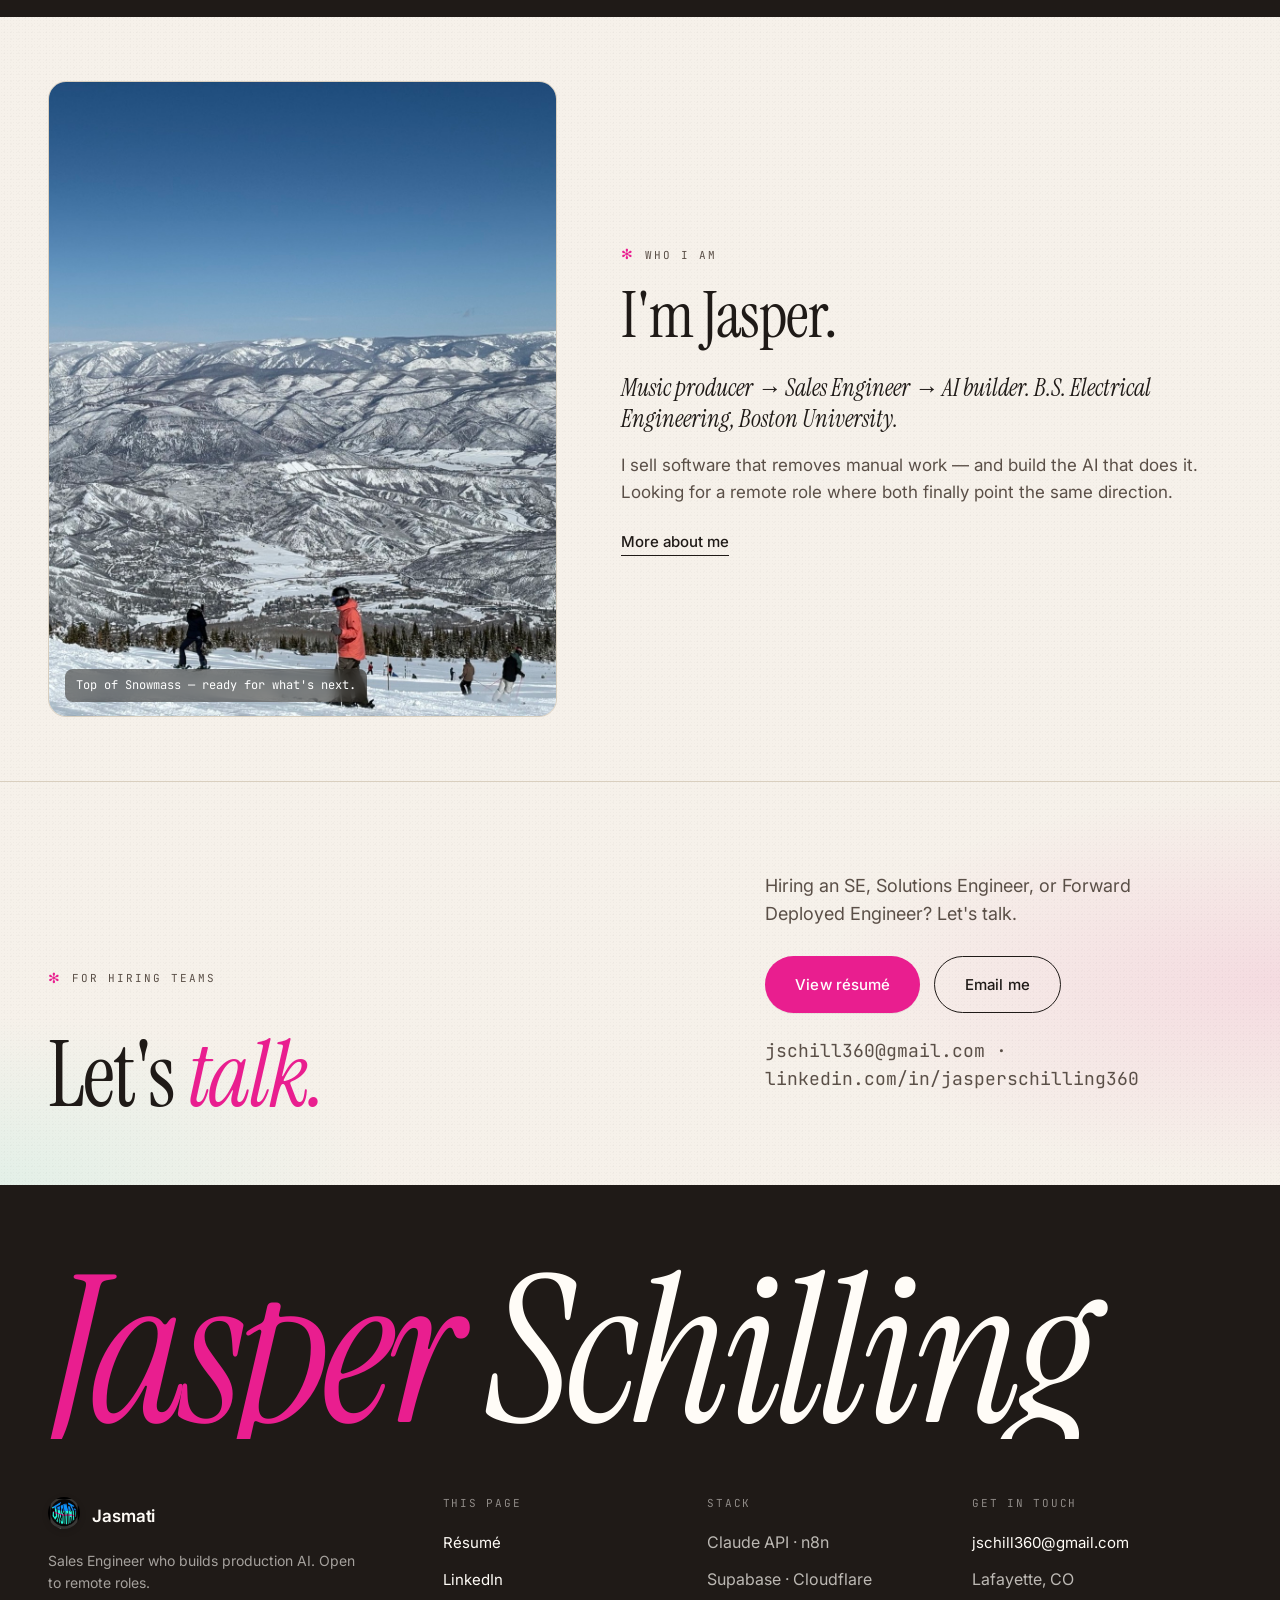
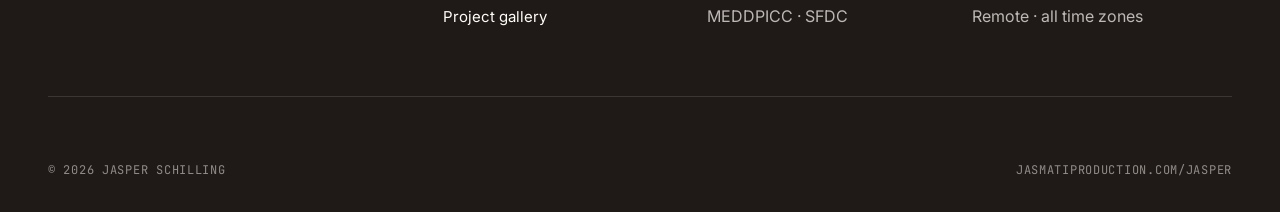
<file: jasper.html>
<!DOCTYPE html>
<html lang="en">
<head>
<meta charset="UTF-8" />
<meta name="viewport" content="width=device-width, initial-scale=1.0" />
<title>Jasper Schilling — Sales Engineer who builds the AI he sells.</title>
<meta name="description" content="Solutions / Sales Engineer with 4 years of enterprise pre-sales who ships production AI agents. $2.5M+ TCV influenced. Open to remote SE / Forward Deployed roles." />
<link rel="preconnect" href="https://fonts.googleapis.com">
<link rel="preconnect" href="https://fonts.gstatic.com" crossorigin>
<link href="https://fonts.googleapis.com/css2?family=Inter:wght@400;500;600;700&family=Instrument+Serif:ital@0;1&family=JetBrains+Mono:wght@400;500&display=swap" rel="stylesheet">
<link rel="stylesheet" href="assets/styles.css?v=4" />
</head>
<body>

<header class="site-header">
  <div class="container site-header__inner">
    <a href="index.html" class="brand">
      <img class="logo-img" src="assets/jasmati-logo.png" alt="Jasmati" />
      <span class="brand__name"><b>Jasmati</b></span>
    </a>
    <nav class="nav">
      <div class="nav__links">
        <a href="index.html">Home</a>
        <a href="services.html">Services</a>
        <a href="projects.html">Projects</a>
        <a href="about.html">About</a>
        <a href="contact.html">Contact</a>
        <a href="jasper.html" class="is-active">Hire me</a>
      </div>
      <a href="mailto:jschill360@gmail.com" class="btn btn--pink">Get in touch</a>
    </nav>
  </div>
</header>

<!-- HERO -->
<section class="hero">
  <div class="container hero__inner">
    <div class="hero__copy">
      <span class="hero__kicker"><span class="dot"></span>Open to remote · Sales / Solutions / Forward Deployed Engineer</span>
      <h1>I build the AI <span class="serif italic accent">I sell.</span></h1>
      <p class="hero__sub">4 years of enterprise pre-sales — and I ship production AI agents. The rare bridge between selling software and building it.</p>
      <div class="hero__ctas">
        <a href="Jasper-Schilling-Resume.pdf" class="btn btn--pink btn--lg" target="_blank" rel="noopener">View résumé →</a>
        <a href="https://www.linkedin.com/in/jasperschilling360" class="arrow-link" target="_blank" rel="noopener">LinkedIn</a>
      </div>
      <div class="hero__signature">
        <span class="swatch"></span>
        <span>Jasper Schilling · Lafayette, CO · remote-ready</span>
      </div>
    </div>
    <div class="hero__video-panel">
      <video autoplay muted loop playsinline preload="auto">
        <source src="assets/jasmati-hero.mp4" type="video/mp4" />
      </video>
      <div class="hero__video-tag">builds · ships</div>
    </div>
  </div>
</section>

<!-- TICKER -->
<div class="hero-ticker">
  <div class="hero-ticker__track">
    <span>Claude API</span><span>n8n</span><span>Supabase</span><span>Cloudflare Workers</span><span>MEDDPICC</span><span>$2.5M+ TCV</span><span>130% SDR quota</span><span>96% AI accuracy</span>
    <span>Claude API</span><span>n8n</span><span>Supabase</span><span>Cloudflare Workers</span><span>MEDDPICC</span><span>$2.5M+ TCV</span><span>130% SDR quota</span><span>96% AI accuracy</span>
  </div>
</div>

<!-- POSITIONING -->
<section class="section">
  <div class="container">
    <div class="split-heading reveal">
      <div>
        <span class="eyebrow">Why hire me</span>
        <h2 style="margin-top:18px;">The bridge between <span class="serif italic accent">sell and build.</span></h2>
      </div>
      <p>Pure engineers can't sell. Pure salespeople can't demo a real integration. I do both.</p>
    </div>
    <ul class="pain-list reveal">
      <li class="pain-item">
        <span class="pain-item__num">i.</span>
        <span class="pain-item__text">4 years enterprise pre-sales — discovery, demos, POCs.</span>
        <span class="pain-item__tag">/ sell</span>
      </li>
      <li class="pain-item">
        <span class="pain-item__num">ii.</span>
        <span class="pain-item__text">Ship production AI: Claude API, n8n, Supabase, Cloudflare.</span>
        <span class="pain-item__tag">/ build</span>
      </li>
      <li class="pain-item">
        <span class="pain-item__num">iii.</span>
        <span class="pain-item__text">Watched low-code get disrupted by AI from the inside.</span>
        <span class="pain-item__tag">/ perspective</span>
      </li>
    </ul>
  </div>
</section>

<!-- PROOF OF WORK -->
<section class="section section--cream">
  <div class="container">
    <div class="split-heading reveal">
      <div>
        <span class="eyebrow">Proof of work</span>
        <h2 style="margin-top:18px;">Actually <span class="serif italic accent">shipped.</span></h2>
      </div>
      <p>Production systems, real clients, real numbers.</p>
    </div>
    <div class="svc-grid reveal">
      <div class="svc svc--1">
        <span class="svc__num">01 / AI pipeline</span>
        <h3>Invoice-parsing AI agent.</h3>
        <p><strong>96% accuracy.</strong> Replaced a $394/mo SaaS, saves 10+ hrs/week.</p>
        <span class="svc__cta">Claude · n8n · Supabase</span>
      </div>
      <div class="svc svc--2">
        <span class="svc__num">02 / SaaS</span>
        <h3>Multi-tenant SaaS.</h3>
        <p>Cloudflare Workers + Supabase, RLS isolation. Owned the whole stack.</p>
        <span class="svc__cta">Cloudflare · Postgres · RLS</span>
      </div>
      <div class="svc svc--3">
        <span class="svc__num">03 / Integrations</span>
        <h3>10+ API integrations.</h3>
        <p>Google, Anthropic, Telegram, Supabase, n8n — with CI/CD and tests.</p>
        <span class="svc__cta">REST · webhooks · CI/CD</span>
      </div>
      <div class="svc svc--4">
        <span class="svc__num">04 / Interactive UI</span>
        <h3>Dispatch scheduling board.</h3>
        <p>Drag-drop with conflict detection, on the QuickBase REST API.</p>
        <span class="svc__cta">JavaScript · REST API</span>
      </div>
    </div>
  </div>
</section>

<!-- TRACK RECORD -->
<section class="section section--ink">
  <div class="container">
    <div class="split-heading reveal">
      <div>
        <span class="eyebrow">Track record</span>
        <h2 style="margin-top:18px;color:var(--paper);">The <span class="serif italic accent">numbers.</span></h2>
      </div>
      <p style="color:rgba(255,252,247,0.65);">Quickbase, 2022–present.</p>
    </div>
    <div class="process reveal">
      <div class="process__step">
        <div class="process__num">$2.5M+</div>
        <h3 style="color:var(--paper);">TCV influenced</h3>
        <p style="color:rgba(255,252,247,0.65);">4 years, SDR → Solutions Consultant.</p>
      </div>
      <div class="process__step">
        <div class="process__num">130%</div>
        <h3 style="color:var(--paper);">SDR quota avg</h3>
        <p style="color:rgba(255,252,247,0.65);">Peak 197%, Mar 2023.</p>
      </div>
      <div class="process__step">
        <div class="process__num">Top 3</div>
        <h3 style="color:var(--paper);">of 20 SCs</h3>
        <p style="color:rgba(255,252,247,0.65);">Within 6 months.</p>
      </div>
    </div>
  </div>
</section>

<!-- ABOUT -->
<section class="section">
  <div class="container">
    <div class="about-preview reveal">
      <figure class="about-preview__photo" style="margin:0;overflow:hidden;position:relative;">
        <img src="assets/photos/snowmass.jpg" alt="Jasper at the top of Snowmass, Colorado, overlooking the valley" style="width:100%;height:100%;object-fit:cover;display:block;" />
        <figcaption style="position:absolute;left:16px;bottom:14px;font-family:var(--mono);font-size:12px;color:#fff;background:rgba(31,26,23,0.5);padding:7px 11px;border-radius:8px;backdrop-filter:blur(6px);">Top of Snowmass — ready for what's next.</figcaption>
      </figure>
      <div>
        <span class="eyebrow">Who I am</span>
        <h2 style="margin-top:18px;margin-bottom:24px;">I'm Jasper.</h2>
        <p class="lede">Music producer → Sales Engineer → AI builder. B.S. Electrical Engineering, Boston University.</p>
        <p>I sell software that removes manual work — and build the AI that does it. Looking for a remote role where both finally point the same direction.</p>
        <div style="margin-top:24px;"><a href="about.html" class="arrow-link">More about me</a></div>
      </div>
    </div>
  </div>
</section>

<!-- CTA -->
<section class="cta-block">
  <div class="container">
    <div class="cta-block__inner">
      <div>
        <span class="eyebrow" style="margin-bottom:24px;">For hiring teams</span>
        <h2 style="margin-top:18px;">Let's <span class="serif italic accent">talk.</span></h2>
      </div>
      <div>
        <p>Hiring an SE, Solutions Engineer, or Forward Deployed Engineer? Let's talk.</p>
        <div class="cta-block__actions">
          <a href="Jasper-Schilling-Resume.pdf" class="btn btn--pink btn--lg" target="_blank" rel="noopener">View résumé</a>
          <a href="mailto:jschill360@gmail.com" class="btn btn--secondary btn--lg">Email me</a>
        </div>
        <p class="cta-block__email">jschill360@gmail.com · linkedin.com/in/jasperschilling360</p>
      </div>
    </div>
  </div>
</section>

<!-- FOOTER -->
<footer class="site-footer">
  <div class="container">
    <div class="site-footer__big"><em>Jasper</em> Schilling</div>
    <div class="site-footer__top">
      <div class="site-footer__col site-footer__brand">
        <a href="index.html" class="brand">
          <img class="logo-img logo-img--sm" src="assets/jasmati-logo.png" alt="Jasmati" />
          <span class="brand__name"><b>Jasmati</b></span>
        </a>
        <p>Sales Engineer who builds production AI. Open to remote roles.</p>
      </div>
      <div class="site-footer__col">
        <h4>This page</h4>
        <ul>
          <li><a href="Jasper-Schilling-Resume.pdf" target="_blank" rel="noopener">Résumé</a></li>
          <li><a href="https://www.linkedin.com/in/jasperschilling360" target="_blank" rel="noopener">LinkedIn</a></li>
          <li><a href="projects.html">Project gallery</a></li>
        </ul>
      </div>
      <div class="site-footer__col">
        <h4>Stack</h4>
        <ul>
          <li>Claude API · n8n</li>
          <li>Supabase · Cloudflare</li>
          <li>MEDDPICC · SFDC</li>
        </ul>
      </div>
      <div class="site-footer__col">
        <h4>Get in touch</h4>
        <ul>
          <li><a href="mailto:jschill360@gmail.com">jschill360@gmail.com</a></li>
          <li>Lafayette, CO</li>
          <li>Remote · all time zones</li>
        </ul>
      </div>
    </div>
    <div class="site-footer__bottom">
      <span>© 2026 Jasper Schilling</span>
      <span>jasmatiproduction.com/jasper</span>
    </div>
  </div>
</footer>

<script src="assets/site.js?v=2"></script>
</body>
</html>
</file>
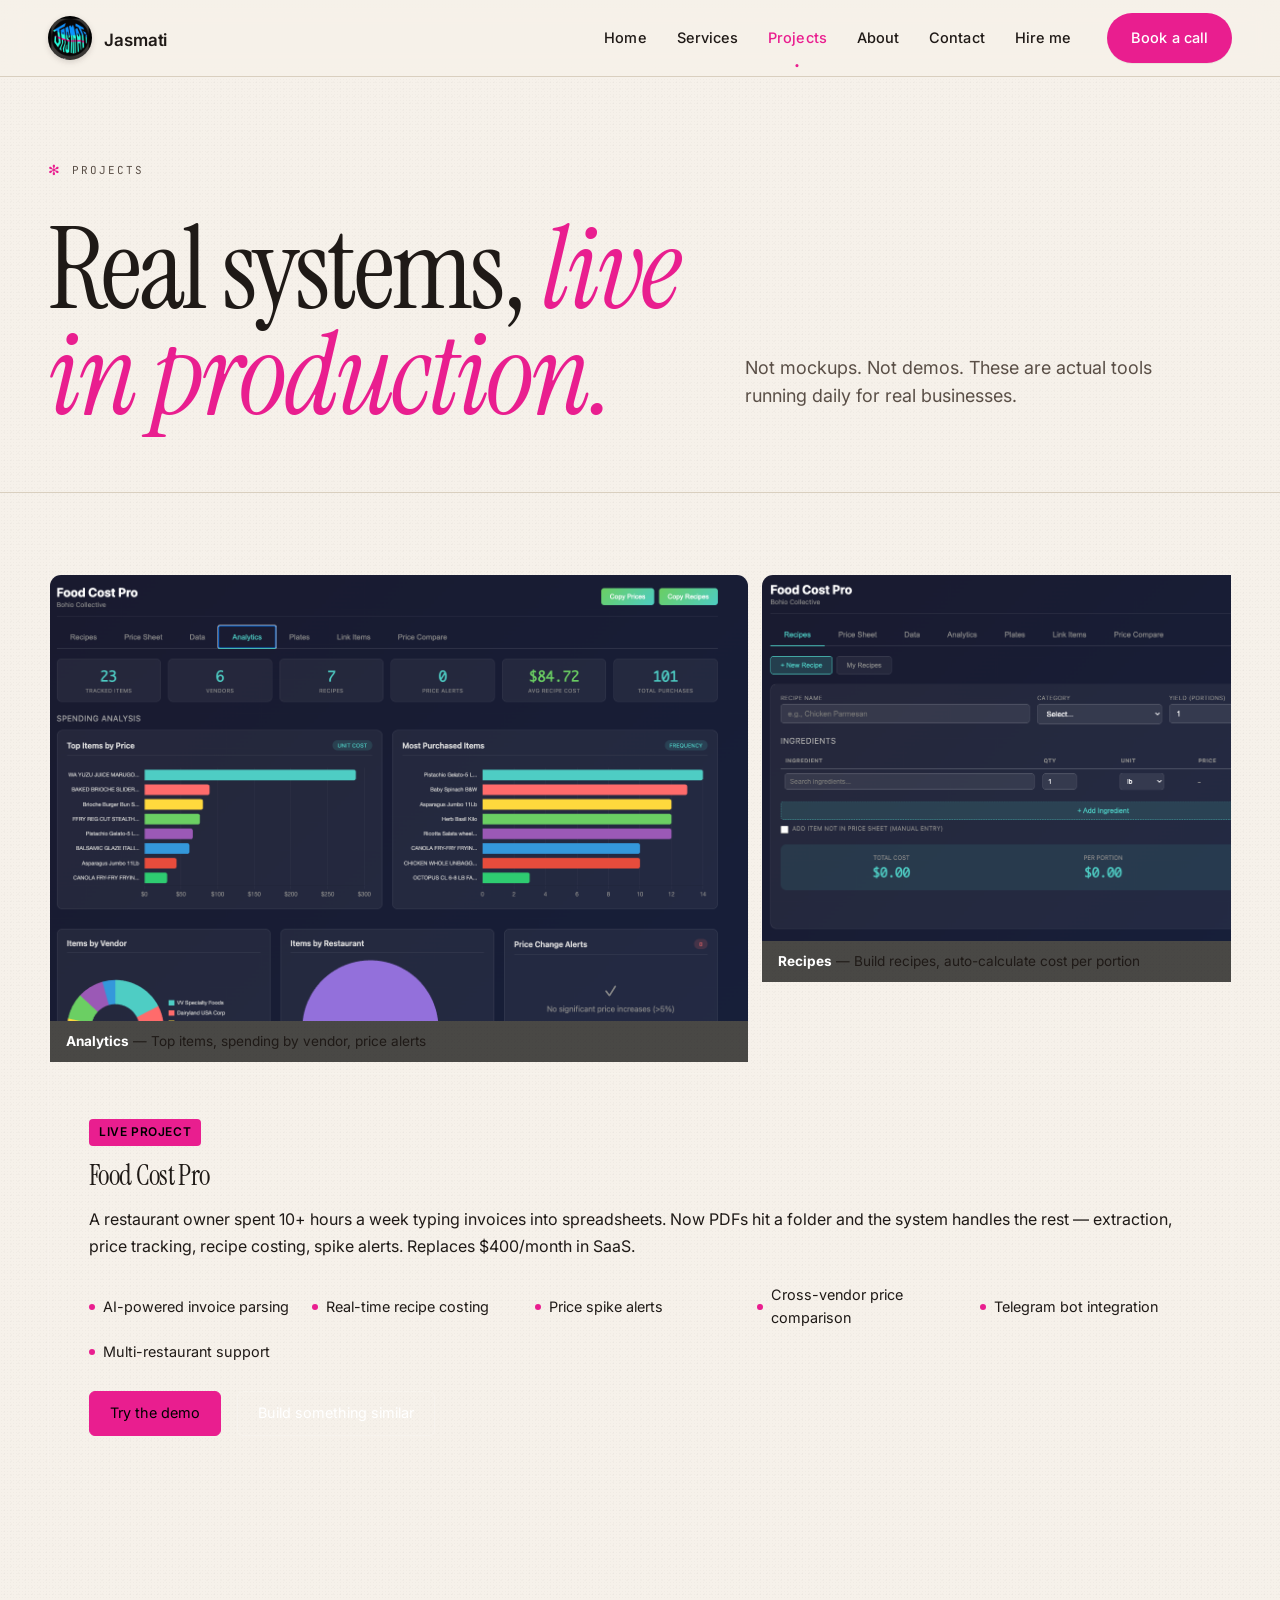
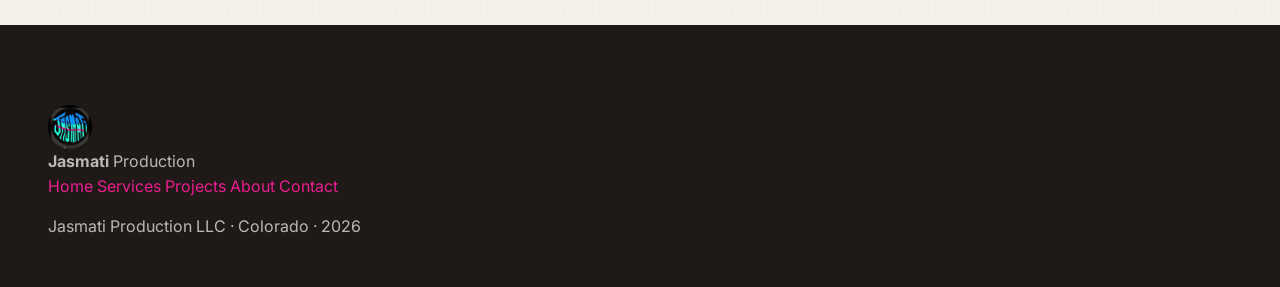
<file: projects.html>
<!DOCTYPE html>
<html lang="en">
<head>
<meta charset="UTF-8" />
<meta name="viewport" content="width=device-width, initial-scale=1.0" />
<title>Projects — Jasmati Production</title>
<link rel="preconnect" href="https://fonts.googleapis.com">
<link rel="preconnect" href="https://fonts.gstatic.com" crossorigin>
<link href="https://fonts.googleapis.com/css2?family=Inter:wght@400;500;600;700&family=Instrument+Serif:ital@0;1&family=JetBrains+Mono:wght@400;500&display=swap" rel="stylesheet">
<link rel="stylesheet" href="assets/styles.css?v=4" />
<style>
  .project-card {
    background: rgba(255,255,255,0.03);
    border: 1px solid rgba(255,255,255,0.08);
    border-radius: 16px;
    overflow: hidden;
    margin-bottom: 48px;
  }
  .project-card__img {
    width: 100%;
    height: 400px;
    object-fit: cover;
    border-bottom: 1px solid rgba(255,255,255,0.08);
  }
  .project-card__content {
    padding: 32px 40px 40px;
  }
  .project-card__tag {
    display: inline-block;
    background: var(--pink);
    color: #000;
    font-size: 0.75rem;
    font-weight: 600;
    padding: 4px 10px;
    border-radius: 4px;
    margin-bottom: 16px;
    text-transform: uppercase;
    letter-spacing: 0.05em;
  }
  .project-card__title {
    font-size: 1.75rem;
    margin-bottom: 12px;
  }
  .project-card__desc {
    color: var(--muted);
    line-height: 1.7;
    margin-bottom: 24px;
  }
  .project-card__features {
    display: grid;
    grid-template-columns: repeat(auto-fit, minmax(200px, 1fr));
    gap: 12px;
    margin-bottom: 28px;
  }
  .project-card__feature {
    display: flex;
    align-items: center;
    gap: 8px;
    font-size: 0.9rem;
    color: var(--muted);
  }
  .project-card__feature::before {
    content: '';
    width: 6px;
    height: 6px;
    background: var(--pink);
    border-radius: 50%;
  }
  .project-card__links {
    display: flex;
    gap: 16px;
    flex-wrap: wrap;
  }
  .project-card__link {
    display: inline-flex;
    align-items: center;
    gap: 6px;
    padding: 10px 20px;
    border: 1px solid rgba(255,255,255,0.2);
    border-radius: 6px;
    color: #fff;
    text-decoration: none;
    font-size: 0.9rem;
    transition: all 0.2s;
  }
  .project-card__link:hover {
    border-color: var(--pink);
    background: rgba(255,255,255,0.05);
  }
  .project-card__link--primary {
    background: var(--pink);
    border-color: var(--pink);
    color: #000;
  }
  .project-card__link--primary:hover {
    background: #f5c0d0;
  }
  .project-gallery {
    display: flex;
    gap: 12px;
    overflow-x: auto;
    padding-bottom: 8px;
    scroll-snap-type: x mandatory;
  }
  .project-gallery__item {
    flex: 0 0 auto;
    width: 100%;
    max-width: 700px;
    scroll-snap-align: start;
    border-radius: 12px;
    overflow: hidden;
    border: 1px solid rgba(255,255,255,0.1);
  }
  .project-gallery__item img {
    width: 100%;
    height: auto;
    display: block;
  }
  .project-gallery__caption {
    background: rgba(0,0,0,0.7);
    padding: 10px 16px;
    font-size: 0.85rem;
    color: var(--muted);
  }
  .project-gallery__caption strong {
    color: #fff;
  }
  @media (max-width: 768px) {
    .project-gallery__item {
      max-width: 90vw;
    }
  }
</style>
</head>
<body>

<header class="site-header">
  <div class="container site-header__inner">
    <a href="index.html" class="brand">
      <img class="logo-img" src="assets/jasmati-logo.png" alt="Jasmati" />
      <span class="brand__name"><b>Jasmati</b></span>
    </a>
    <nav class="nav">
      <div class="nav__links">
        <a href="index.html">Home</a>
        <a href="services.html">Services</a>
        <a href="projects.html" class="is-active">Projects</a>
        <a href="about.html">About</a>
        <a href="contact.html">Contact</a>
        <a href="jasper.html">Hire me</a>
      </div>
      <a href="contact.html" class="btn btn--pink">Book a call</a>
    </nav>
  </div>
</header>

<section class="page-hero">
  <div class="container page-hero__inner">
    <div>
      <span class="eyebrow" style="margin-bottom:20px;display:inline-flex;">Projects</span>
      <h1 style="margin-top:14px;">Real systems, <span class="serif italic accent">live in production.</span></h1>
    </div>
    <p class="page-hero__sub">Not mockups. Not demos. These are actual tools running daily for real businesses.</p>
  </div>
</section>

<section class="container" style="padding-top: 60px; padding-bottom: 100px;">

  <!-- Food Cost Pro -->
  <article class="project-card">
    <div class="project-gallery" style="padding: 20px 20px 12px;">
      <div class="project-gallery__item">
        <img src="assets/projects/04-analytics.png" alt="Analytics Dashboard" />
        <div class="project-gallery__caption"><strong>Analytics</strong> — Top items, spending by vendor, price alerts</div>
      </div>
      <div class="project-gallery__item">
        <img src="assets/projects/01-recipes.png" alt="Recipe Builder" />
        <div class="project-gallery__caption"><strong>Recipes</strong> — Build recipes, auto-calculate cost per portion</div>
      </div>
      <div class="project-gallery__item">
        <img src="assets/projects/02-price-sheet.png" alt="Price Sheet" />
        <div class="project-gallery__caption"><strong>Price Sheet</strong> — Track prices across vendors, spot changes</div>
      </div>
      <div class="project-gallery__item">
        <img src="assets/projects/05-plates.png" alt="Plate Costing" />
        <div class="project-gallery__caption"><strong>Plates</strong> — Combine recipes, set food cost %, get menu price</div>
      </div>
      <div class="project-gallery__item">
        <img src="assets/projects/03-data.png" alt="Invoice Data" />
        <div class="project-gallery__caption"><strong>Data</strong> — All parsed invoices, searchable, exportable</div>
      </div>
    </div>
    <div class="project-card__content">
      <span class="project-card__tag">Live Project</span>
      <h2 class="project-card__title">Food Cost Pro</h2>
      <p class="project-card__desc">
        A restaurant owner spent 10+ hours a week typing invoices into spreadsheets. Now PDFs hit a
        folder and the system handles the rest — extraction, price tracking, recipe costing, spike alerts.
        Replaces $400/month in SaaS.
      </p>
      <div class="project-card__features">
        <span class="project-card__feature">AI-powered invoice parsing</span>
        <span class="project-card__feature">Real-time recipe costing</span>
        <span class="project-card__feature">Price spike alerts</span>
        <span class="project-card__feature">Cross-vendor price comparison</span>
        <span class="project-card__feature">Telegram bot integration</span>
        <span class="project-card__feature">Multi-restaurant support</span>
      </div>
      <div class="project-card__links">
        <a href="https://foodcost-saas.jasmati.workers.dev" class="project-card__link project-card__link--primary">Try the demo</a>
        <a href="contact.html" class="project-card__link">Build something similar</a>
      </div>
    </div>
  </article>

  <!-- More projects can be added here -->

</section>

<footer class="site-footer">
  <div class="container site-footer__inner">
    <div class="site-footer__brand">
      <img class="logo-img" src="assets/jasmati-logo.png" alt="Jasmati" />
      <span><b>Jasmati</b> Production</span>
    </div>
    <nav class="site-footer__nav">
      <a href="index.html">Home</a>
      <a href="services.html">Services</a>
      <a href="projects.html">Projects</a>
      <a href="about.html">About</a>
      <a href="contact.html">Contact</a>
    </nav>
    <p class="site-footer__copy">Jasmati Production LLC · Colorado · 2026</p>
  </div>
</footer>

</body>
</html>
</file>
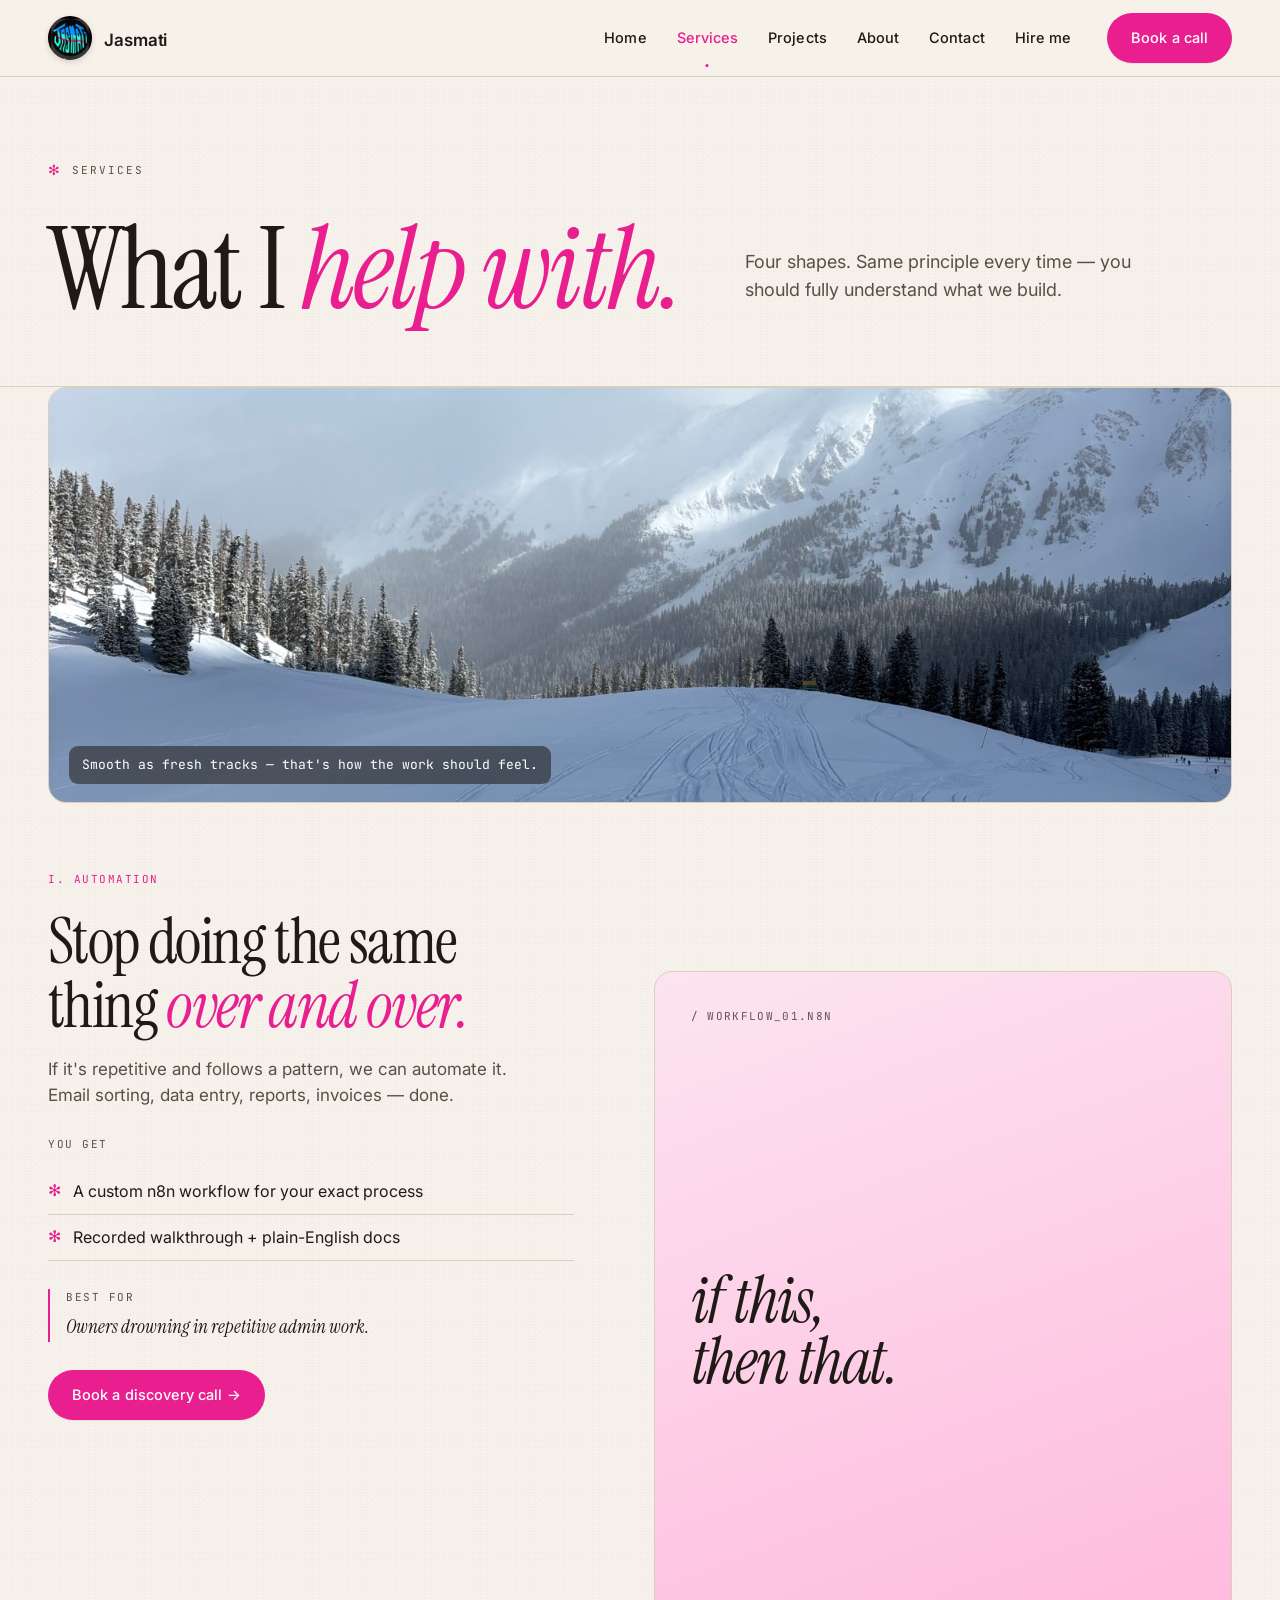
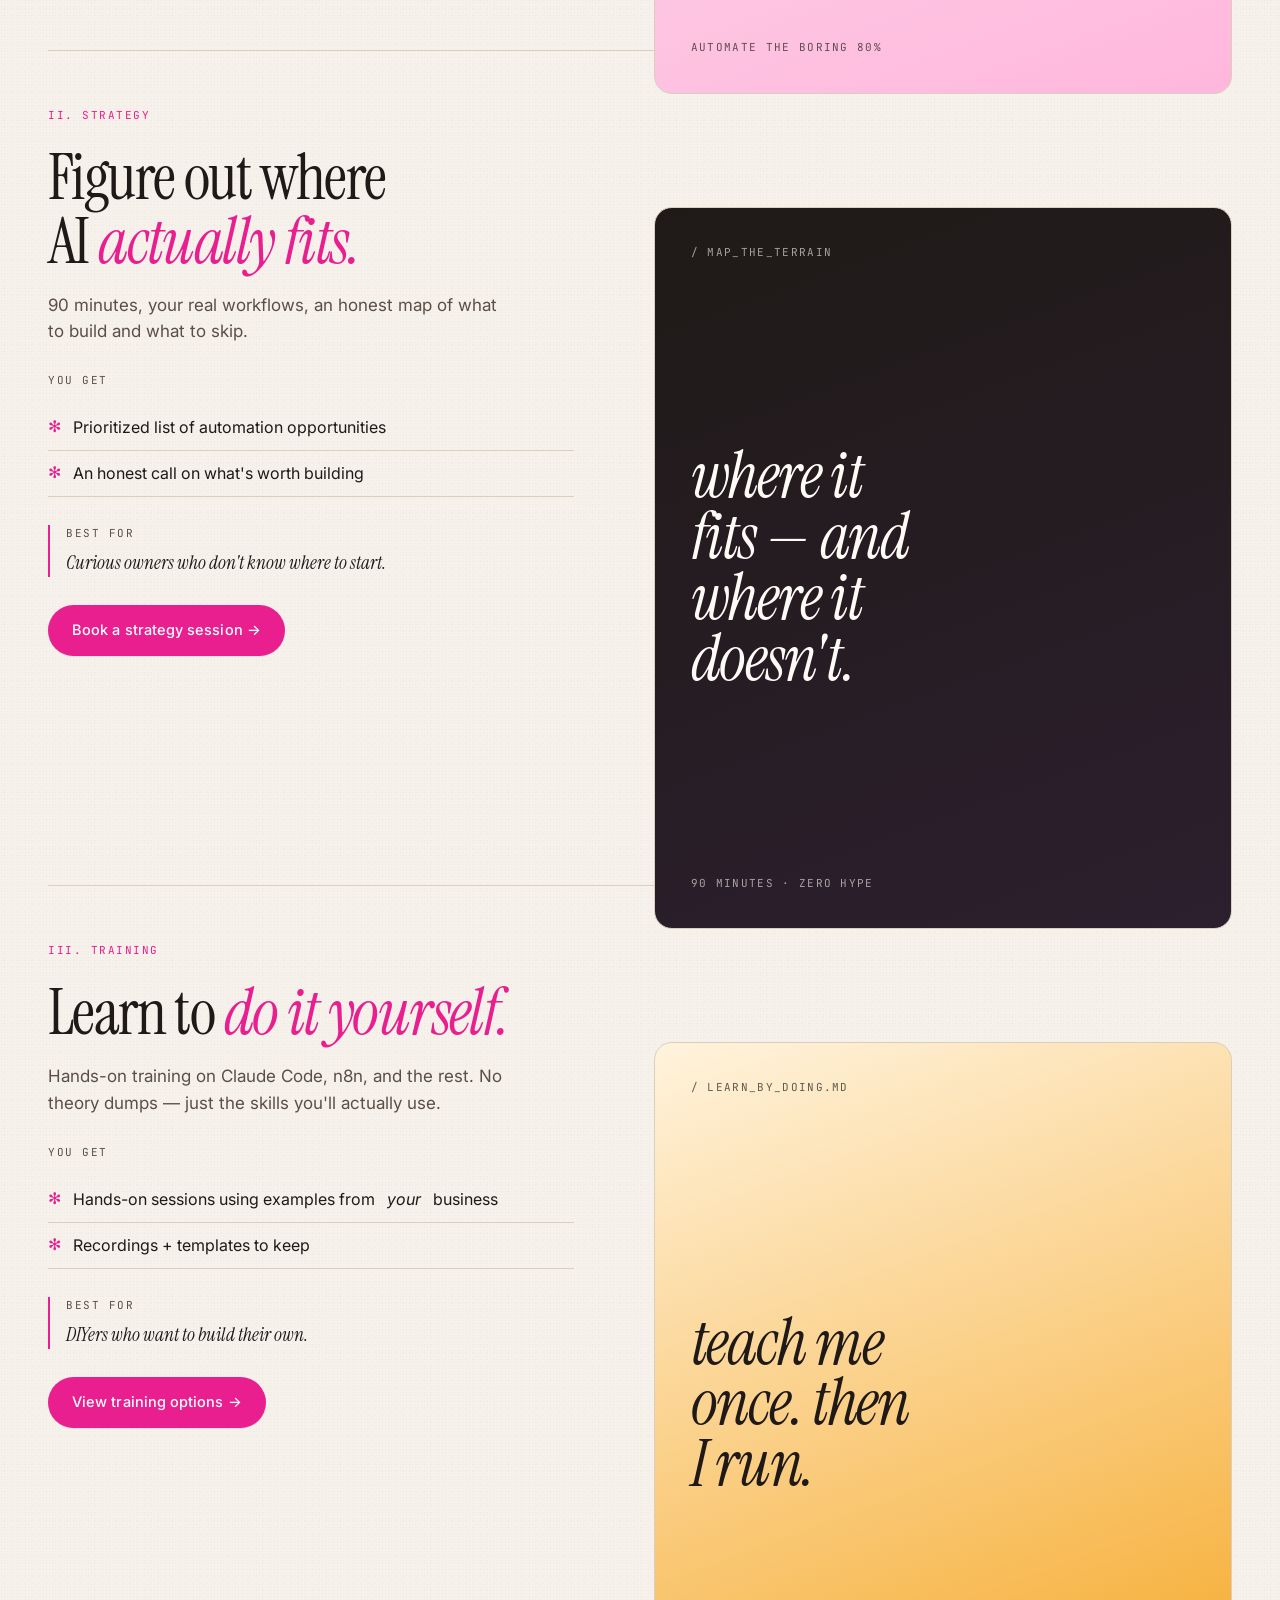
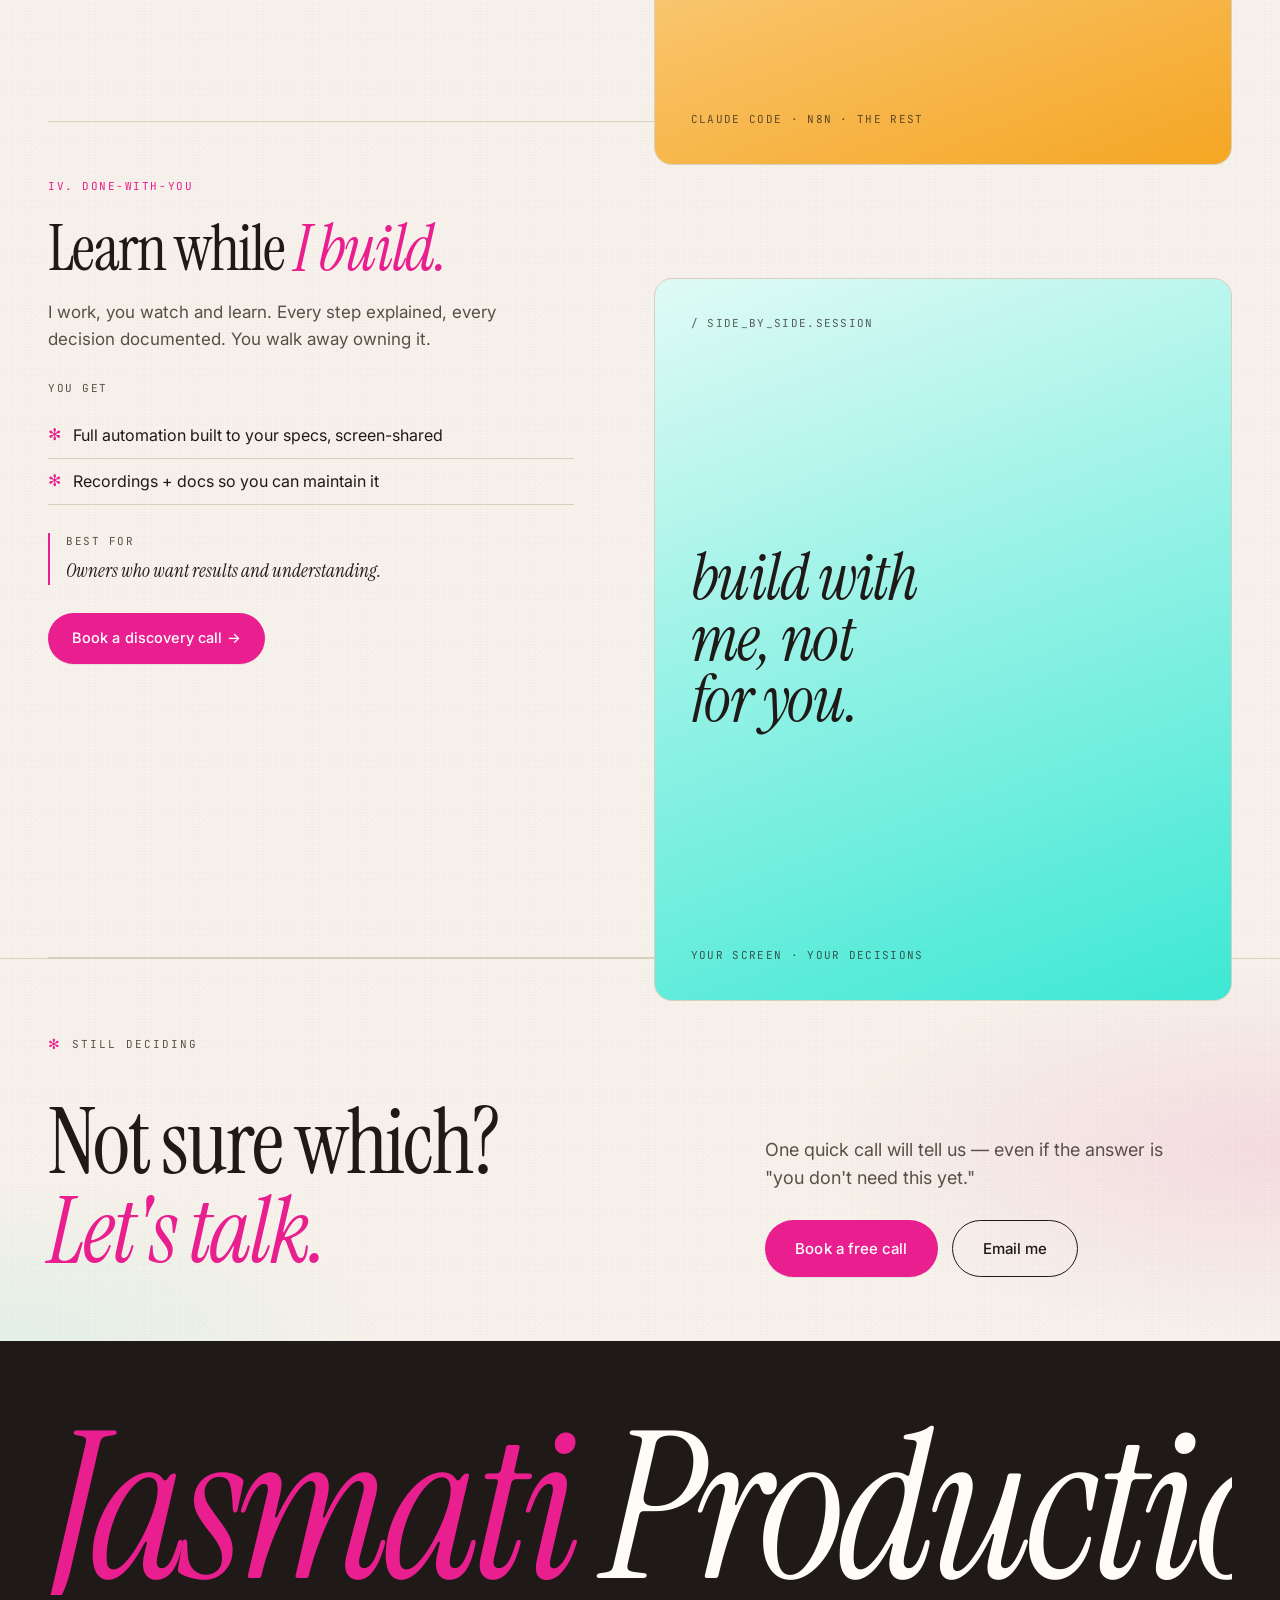
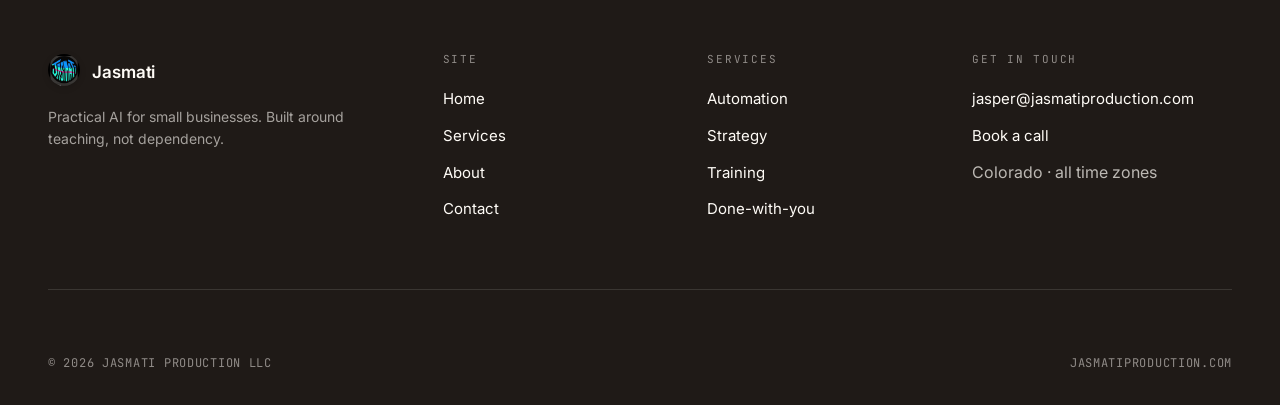
<file: services.html>
<!DOCTYPE html>
<html lang="en">
<head>
<meta charset="UTF-8" />
<meta name="viewport" content="width=device-width, initial-scale=1.0" />
<title>Services — Jasmati Production</title>
<link rel="preconnect" href="https://fonts.googleapis.com">
<link rel="preconnect" href="https://fonts.gstatic.com" crossorigin>
<link href="https://fonts.googleapis.com/css2?family=Inter:wght@400;500;600;700&family=Instrument+Serif:ital@0;1&family=JetBrains+Mono:wght@400;500&display=swap" rel="stylesheet">
<link rel="stylesheet" href="assets/styles.css?v=4" />
</head>
<body>

<header class="site-header">
  <div class="container site-header__inner">
    <a href="index.html" class="brand">
      <img class="logo-img" src="assets/jasmati-logo.png" alt="Jasmati" />
      <span class="brand__name"><b>Jasmati</b></span>
    </a>
    <nav class="nav">
      <div class="nav__links">
        <a href="index.html">Home</a>
        <a href="services.html" class="is-active">Services</a>
        <a href="projects.html">Projects</a>
        <a href="about.html">About</a>
        <a href="contact.html">Contact</a>
        <a href="jasper.html">Hire me</a>
      </div>
      <a href="contact.html" class="btn btn--pink">Book a call</a>
    </nav>
  </div>
</header>

<section class="page-hero">
  <div class="container page-hero__inner">
    <div>
      <span class="eyebrow" style="margin-bottom:20px;display:inline-flex;">Services</span>
      <h1 style="margin-top:14px;">What I <span class="serif italic accent">help with.</span></h1>
    </div>
    <p class="page-hero__sub">Four shapes. Same principle every time — you should fully understand what we build.</p>
  </div>
</section>

<section class="container">
  <figure class="reveal" style="margin:0 0 12px;border-radius:18px;overflow:hidden;position:relative;border:1px solid var(--rule);">
    <img src="assets/photos/powder.jpg" alt="Fresh powder slope with clean ski tracks" style="width:100%;height:clamp(280px,46vh,520px);object-fit:cover;display:block;" />
    <figcaption style="position:absolute;left:20px;bottom:18px;font-family:var(--mono);font-size:13px;color:#fff;background:rgba(31,26,23,0.55);padding:9px 13px;border-radius:9px;backdrop-filter:blur(6px);">Smooth as fresh tracks — that's how the work should feel.</figcaption>
  </figure>
</section>

<section class="container" id="workflow">
  <div class="service-detail">
    <div>
      <span class="service-detail__num">i. Automation</span>
      <h2>Stop doing the same thing <span class="serif italic accent">over and over.</span></h2>
      <p class="service-detail__body">If it's repetitive and follows a pattern, we can automate it. Email sorting, data entry, reports, invoices — done.</p>
      <h4>You get</h4>
      <ul>
        <li>A custom n8n workflow for your exact process</li>
        <li>Recorded walkthrough + plain-English docs</li>
      </ul>
      <div class="service-detail__bestfor"><strong>Best for</strong>Owners drowning in repetitive admin work.</div>
      <a href="contact.html" class="btn btn--pink">Book a discovery call →</a>
    </div>
    <div class="service-detail__visual service-detail__visual--1">
      <span class="service-detail__visual-label">/ workflow_01.n8n</span>
      <div class="service-detail__visual-big">if this,<br/>then that.</div>
      <span class="service-detail__visual-label">automate the boring 80%</span>
    </div>
  </div>
</section>

<section class="container" id="strategy">
  <div class="service-detail">
    <div>
      <span class="service-detail__num">ii. Strategy</span>
      <h2>Figure out where AI <span class="serif italic accent">actually fits.</span></h2>
      <p class="service-detail__body">90 minutes, your real workflows, an honest map of what to build and what to skip.</p>
      <h4>You get</h4>
      <ul>
        <li>Prioritized list of automation opportunities</li>
        <li>An honest call on what's worth building</li>
      </ul>
      <div class="service-detail__bestfor"><strong>Best for</strong>Curious owners who don't know where to start.</div>
      <a href="contact.html" class="btn btn--pink">Book a strategy session →</a>
    </div>
    <div class="service-detail__visual service-detail__visual--2">
      <span class="service-detail__visual-label">/ map_the_terrain</span>
      <div class="service-detail__visual-big">where it<br/>fits — and<br/>where it<br/>doesn't.</div>
      <span class="service-detail__visual-label">90 minutes · zero hype</span>
    </div>
  </div>
</section>

<section class="container" id="training">
  <div class="service-detail">
    <div>
      <span class="service-detail__num">iii. Training</span>
      <h2>Learn to <span class="serif italic accent">do it yourself.</span></h2>
      <p class="service-detail__body">Hands-on training on Claude Code, n8n, and the rest. No theory dumps — just the skills you'll actually use.</p>
      <h4>You get</h4>
      <ul>
        <li>Hands-on sessions using examples from <em>your</em> business</li>
        <li>Recordings + templates to keep</li>
      </ul>
      <div class="service-detail__bestfor"><strong>Best for</strong>DIYers who want to build their own.</div>
      <a href="contact.html" class="btn btn--pink">View training options →</a>
    </div>
    <div class="service-detail__visual service-detail__visual--3">
      <span class="service-detail__visual-label">/ learn_by_doing.md</span>
      <div class="service-detail__visual-big">teach me<br/>once. then<br/>I run.</div>
      <span class="service-detail__visual-label">Claude Code · n8n · the rest</span>
    </div>
  </div>
</section>

<section class="container" id="dwy">
  <div class="service-detail">
    <div>
      <span class="service-detail__num">iv. Done-with-you</span>
      <h2>Learn while <span class="serif italic accent">I build.</span></h2>
      <p class="service-detail__body">I work, you watch and learn. Every step explained, every decision documented. You walk away owning it.</p>
      <h4>You get</h4>
      <ul>
        <li>Full automation built to your specs, screen-shared</li>
        <li>Recordings + docs so you can maintain it</li>
      </ul>
      <div class="service-detail__bestfor"><strong>Best for</strong>Owners who want results and understanding.</div>
      <a href="contact.html" class="btn btn--pink">Book a discovery call →</a>
    </div>
    <div class="service-detail__visual service-detail__visual--4">
      <span class="service-detail__visual-label">/ side_by_side.session</span>
      <div class="service-detail__visual-big">build with<br/>me, not<br/>for you.</div>
      <span class="service-detail__visual-label">your screen · your decisions</span>
    </div>
  </div>
</section>

<section class="cta-block">
  <div class="container">
    <div class="cta-block__inner">
      <div>
        <span class="eyebrow" style="margin-bottom:24px;">Still deciding</span>
        <h2 style="margin-top:18px;">Not sure which? <span class="serif italic accent">Let's talk.</span></h2>
      </div>
      <div>
        <p>One quick call will tell us — even if the answer is "you don't need this yet."</p>
        <div class="cta-block__actions">
          <a href="contact.html" class="btn btn--pink btn--lg">Book a free call</a>
          <a href="mailto:jasper@jasmatiproduction.com" class="btn btn--secondary btn--lg">Email me</a>
        </div>
      </div>
    </div>
  </div>
</section>

<footer class="site-footer">
  <div class="container">
    <div class="site-footer__big"><em>Jasmati</em> Production</div>
    <div class="site-footer__top">
      <div class="site-footer__col site-footer__brand">
        <a href="index.html" class="brand">
          <img class="logo-img logo-img--sm" src="assets/jasmati-logo.png" alt="Jasmati" />
          <span class="brand__name"><b>Jasmati</b></span>
        </a>
        <p>Practical AI for small businesses. Built around teaching, not dependency.</p>
      </div>
      <div class="site-footer__col">
        <h4>Site</h4>
        <ul>
          <li><a href="index.html">Home</a></li>
          <li><a href="services.html">Services</a></li>
          <li><a href="about.html">About</a></li>
          <li><a href="contact.html">Contact</a></li>
        </ul>
      </div>
      <div class="site-footer__col">
        <h4>Services</h4>
        <ul>
          <li><a href="services.html#workflow">Automation</a></li>
          <li><a href="services.html#strategy">Strategy</a></li>
          <li><a href="services.html#training">Training</a></li>
          <li><a href="services.html#dwy">Done-with-you</a></li>
        </ul>
      </div>
      <div class="site-footer__col">
        <h4>Get in touch</h4>
        <ul>
          <li><a href="mailto:jasper@jasmatiproduction.com">jasper@jasmatiproduction.com</a></li>
          <li><a href="contact.html">Book a call</a></li>
          <li>Colorado · all time zones</li>
        </ul>
      </div>
    </div>
    <div class="site-footer__bottom">
      <span>© 2026 Jasmati Production LLC</span>
      <span>jasmatiproduction.com</span>
    </div>
  </div>
</footer>

<script src="assets/site.js?v=2"></script>
</body>
</html>
</file>
<file: assets/styles.css>
/* Jasmati Production — editorial v2 */

:root {
  --pink: #E91E8F;
  --pink-dark: #C8186F;
  --pink-soft: #FCE4F0;
  --pink-deep: #6E1A5C;
  --mint: #3DE8D4;
  --mint-deep: #0FA193;
  --mint-soft: #E0FAF5;
  --gold: #F5A623;
  --gold-soft: #FFF3DD;

  --bg: #F6F1EA;          /* warmer cream */
  --bg-2: #EFE6D8;
  --paper: #FFFCF7;        /* off-white card */
  --ink: #1F1A17;          /* warm near-black */
  --ink-2: #5A4F47;
  --ink-3: #9C8E81;
  --rule: #D9CFBF;

  --container: 1240px;
  --pad-x: 28px;

  --sans: "Inter", -apple-system, BlinkMacSystemFont, "Segoe UI", sans-serif;
  --serif: "Instrument Serif", "Cormorant Garamond", "Times New Roman", Georgia, serif;
  --mono: "JetBrains Mono", "SF Mono", Menlo, monospace;
}

* { box-sizing: border-box; }

html, body {
  margin: 0; padding: 0;
  background: var(--bg);
  color: var(--ink);
  font-family: var(--sans);
  font-size: 16px;
  line-height: 1.55;
  -webkit-font-smoothing: antialiased;
  -moz-osx-font-smoothing: grayscale;
}

/* paper grain on body */
body {
  background-image:
    radial-gradient(rgba(31,26,23,0.025) 1px, transparent 1px),
    radial-gradient(rgba(31,26,23,0.02) 1px, transparent 1px);
  background-size: 3px 3px, 7px 7px;
  background-position: 0 0, 1px 2px;
}

img, video { max-width: 100%; display: block; }
a { color: var(--pink); text-decoration: none; }
a:hover { text-decoration: underline; }

h1, h2, h3, h4 { margin: 0; color: var(--ink); text-wrap: balance; }
h1 {
  font-family: var(--serif);
  font-weight: 400;
  font-size: clamp(56px, 9vw, 132px);
  line-height: 0.92;
  letter-spacing: -0.025em;
}
h2 {
  font-family: var(--serif);
  font-weight: 400;
  font-size: clamp(36px, 5vw, 68px);
  line-height: 1.0;
  letter-spacing: -0.02em;
}
h3 {
  font-family: var(--sans);
  font-weight: 600;
  font-size: 20px;
  letter-spacing: -0.01em;
  line-height: 1.25;
}
.serif { font-family: var(--serif); font-weight: 400; }
.italic { font-style: italic; }
.accent { color: var(--pink); }
.accent-mint { color: var(--mint-deep); }

.container {
  max-width: var(--container);
  margin: 0 auto;
  padding: 0 var(--pad-x);
}

/* ============ HEADER ============ */
.site-header {
  position: sticky; top: 0; z-index: 50;
  background: rgba(246,241,234,0.78);
  backdrop-filter: saturate(140%) blur(14px);
  -webkit-backdrop-filter: saturate(140%) blur(14px);
  border-bottom: 1px solid var(--rule);
}
.site-header__inner {
  display: flex; align-items: center; justify-content: space-between;
  height: 76px;
}
.brand {
  display: flex; align-items: center; gap: 12px;
  color: var(--ink);
}
.brand:hover { text-decoration: none; }
.brand__name {
  font-family: var(--serif);
  font-weight: 400;
  font-size: 24px;
  letter-spacing: -0.01em;
  font-style: italic;
}
.brand__name b { font-style: normal; font-family: var(--sans); font-weight: 600; font-size: 17px; letter-spacing: -0.005em; }

/* real logo image */
.logo-img {
  width: 44px; height: 44px;
  border-radius: 50%;
  flex: 0 0 auto;
  background: #000;
  object-fit: cover;
  box-shadow: 0 2px 6px rgba(0,0,0,0.15);
}
.logo-img--sm { width: 32px; height: 32px; }
.logo-img--lg { width: 120px; height: 120px; border-radius: 50%; }

/* placeholder logo badge — JM monogram + watercolor */
.logo-badge {
  width: 44px; height: 44px;
  border-radius: 50%;
  position: relative;
  overflow: hidden;
  flex: 0 0 auto;
  background:
    radial-gradient(120% 120% at 30% 25%, #FFB7DC 0%, #E91E8F 38%, #6E1A6A 100%);
  box-shadow: inset 0 0 0 1.5px rgba(255,255,255,0.45), 0 2px 6px rgba(0,0,0,0.08);
  display: grid; place-items: center;
}
.logo-badge::before {
  content: "";
  position: absolute; inset: 0;
  background:
    radial-gradient(40% 40% at 75% 25%, rgba(245,166,35,0.6), transparent 70%),
    radial-gradient(50% 50% at 20% 80%, rgba(61,232,212,0.6), transparent 70%);
  mix-blend-mode: screen;
}
.logo-badge__mark {
  position: relative;
  font-family: var(--serif);
  font-style: italic;
  font-weight: 500;
  color: #fff;
  font-size: 22px;
  letter-spacing: -0.02em;
  text-shadow: 0 1px 2px rgba(0,0,0,0.25);
}
.logo-badge--lg { width: 120px; height: 120px; }
.logo-badge--lg .logo-badge__mark { font-size: 56px; }
.logo-badge--sm { width: 32px; height: 32px; }
.logo-badge--sm .logo-badge__mark { font-size: 16px; }

.nav { display: flex; align-items: center; gap: 36px; }
.nav__links { display: flex; gap: 30px; }
.nav__links a {
  color: var(--ink);
  font-size: 14.5px;
  font-weight: 500;
  letter-spacing: 0.005em;
  position: relative;
}
.nav__links a:hover { color: var(--pink); text-decoration: none; }
.nav__links a.is-active { color: var(--pink); }
.nav__links a.is-active::after {
  content: "·"; color: var(--pink);
  position: absolute; left: 50%; bottom: -16px;
  transform: translateX(-50%);
  font-size: 22px; line-height: 0;
}

/* ============ BUTTONS ============ */
.btn {
  display: inline-flex; align-items: center; gap: 8px;
  padding: 14px 24px;
  border-radius: 999px;
  font-family: var(--sans);
  font-weight: 500;
  font-size: 14.5px;
  border: none;
  cursor: pointer;
  transition: transform 0.15s ease, box-shadow 0.15s ease, background 0.15s ease, color 0.15s ease;
  text-decoration: none;
  letter-spacing: 0.005em;
}
.btn--primary {
  background: var(--ink);
  color: var(--paper);
}
.btn--primary:hover {
  background: var(--pink);
  transform: translateY(-1px);
  text-decoration: none;
}
.btn--pink {
  background: var(--pink);
  color: #fff;
  box-shadow: 0 1px 0 rgba(0,0,0,0.06);
}
.btn--pink:hover { background: var(--pink-dark); transform: translateY(-1px); text-decoration: none; }
.btn--secondary {
  background: transparent;
  color: var(--ink);
  border: 1px solid var(--ink);
}
.btn--secondary:hover { background: var(--ink); color: var(--paper); text-decoration: none; }
.btn--lg { padding: 16px 30px; font-size: 15px; }

.arrow-link {
  color: var(--ink);
  font-weight: 500;
  font-size: 15px;
  display: inline-flex; align-items: center; gap: 8px;
  border-bottom: 1px solid var(--ink);
  padding-bottom: 2px;
}
.arrow-link:hover { color: var(--pink); border-color: var(--pink); text-decoration: none; }

/* ============ EYEBROW ============ */
.eyebrow {
  display: inline-flex; align-items: center; gap: 10px;
  font-family: var(--mono);
  font-size: 11px;
  font-weight: 400;
  letter-spacing: 0.18em;
  text-transform: uppercase;
  color: var(--ink-2);
}
.eyebrow::before {
  content: "✻"; color: var(--pink); font-family: var(--serif); font-size: 14px;
}

/* ============ HERO ============ */
.hero {
  position: relative;
  min-height: calc(72vh - 76px);
  display: flex;
  align-items: stretch;
  overflow: hidden;
  isolation: isolate;
  border-bottom: 1px solid var(--rule);
}
.hero__inner {
  width: 100%;
  display: grid;
  grid-template-columns: 1.1fr 1fr;
  gap: 0;
  position: relative;
  z-index: 1;
}
.hero__copy {
  padding: 48px 64px 48px 0;
  display: flex;
  flex-direction: column;
  justify-content: center;
  position: relative;
  max-width: 760px;
}
.hero__kicker {
  display: inline-flex; align-items: center; gap: 12px;
  font-family: var(--mono);
  font-size: 12px;
  letter-spacing: 0.12em;
  color: var(--ink-2);
  margin-bottom: 36px;
  text-transform: uppercase;
}
.hero__kicker .dot {
  width: 8px; height: 8px; border-radius: 50%;
  background: var(--pink);
  box-shadow: 0 0 0 3px rgba(233,30,143,0.18);
  animation: pulse 2.4s ease-in-out infinite;
}
@keyframes pulse {
  0%, 100% { box-shadow: 0 0 0 3px rgba(233,30,143,0.18); }
  50% { box-shadow: 0 0 0 6px rgba(233,30,143,0.06); }
}
.hero h1 {
  margin-bottom: 28px;
}
.hero h1 .strike {
  position: relative; display: inline-block;
  color: var(--ink-3);
}
.hero h1 .strike::after {
  content: ""; position: absolute;
  left: -2%; right: -2%; top: 52%;
  height: 6px; background: var(--pink);
  border-radius: 4px;
  transform: rotate(-2deg);
}
.hero__sub {
  font-size: 19px;
  color: var(--ink-2);
  max-width: 480px;
  margin-bottom: 40px;
  line-height: 1.5;
}
.hero__ctas {
  display: flex; align-items: center; gap: 22px; flex-wrap: wrap;
}
.hero__signature {
  margin-top: auto;
  padding-top: 56px;
  display: flex; align-items: center; gap: 14px;
  font-family: var(--mono);
  font-size: 12px;
  color: var(--ink-2);
  letter-spacing: 0.06em;
}
.hero__signature .swatch {
  width: 32px; height: 32px; border-radius: 50%;
  background:
    radial-gradient(120% 120% at 30% 25%, #FFB7DC 0%, #E91E8F 100%);
  box-shadow: inset 0 0 0 1.5px rgba(255,255,255,0.45);
}

/* video panel right */
.hero__video-panel {
  position: relative;
  overflow: hidden;
  margin: 24px 0 24px 0;
  border-radius: 18px;
  border: 1px solid var(--rule);
  background: var(--ink);
}
.hero__video-panel video {
  width: 100%; height: 100%;
  object-fit: cover;
  position: absolute; inset: 0;
}
.hero__video-panel::after {
  content: "";
  position: absolute; inset: 0;
  background: linear-gradient(180deg, transparent 60%, rgba(0,0,0,0.25) 100%);
  pointer-events: none;
}
.hero__video-tag {
  position: absolute; left: 20px; bottom: 20px; z-index: 2;
  font-family: var(--mono);
  font-size: 11px;
  letter-spacing: 0.12em;
  color: rgba(255,255,255,0.85);
  text-transform: uppercase;
  display: flex; align-items: center; gap: 8px;
}
.hero__video-tag::before {
  content: ""; width: 6px; height: 6px; border-radius: 50%;
  background: #fff; animation: pulse 2.4s ease-in-out infinite;
}

/* hero ticker — bottom strip */
.hero-ticker {
  border-top: 1px solid var(--rule);
  border-bottom: 1px solid var(--rule);
  background: var(--bg-2);
  overflow: hidden;
  font-family: var(--mono);
  font-size: 12.5px;
  letter-spacing: 0.06em;
  color: var(--ink-2);
}
.hero-ticker__track {
  display: flex; gap: 56px;
  padding: 14px 0;
  white-space: nowrap;
  animation: ticker 40s linear infinite;
  width: max-content;
}
.hero-ticker__track span { display: inline-flex; align-items: center; gap: 12px; }
.hero-ticker__track span::before {
  content: "✻"; color: var(--pink); font-family: var(--serif); font-size: 14px;
}
@keyframes ticker {
  from { transform: translateX(0); }
  to   { transform: translateX(-50%); }
}

/* ============ SECTIONS ============ */
.section { padding: 64px 0; }
.section--tight { padding: 44px 0; }
.section--cream { background: var(--bg-2); border-top: 1px solid var(--rule); border-bottom: 1px solid var(--rule); }
.section--ink { background: var(--ink); color: var(--paper); }
.section--ink h2, .section--ink h3 { color: var(--paper); }
.section--ink .eyebrow { color: rgba(255,252,247,0.6); }

.split-heading {
  display: grid;
  grid-template-columns: minmax(0, 1.1fr) minmax(0, 1fr);
  gap: 80px;
  align-items: end;
  margin-bottom: 72px;
}
.split-heading p {
  color: var(--ink-2);
  font-size: 17px;
  max-width: 460px;
}
.split-heading .eyebrow { margin-bottom: 18px; }

/* ============ PAIN LIST ============ */
.pain-list {
  display: grid;
  grid-template-columns: 1fr;
  border-top: 1px solid var(--rule);
}
.pain-item {
  display: grid;
  grid-template-columns: 90px 1fr auto;
  gap: 32px;
  padding: 32px 0;
  border-bottom: 1px solid var(--rule);
  align-items: baseline;
  transition: padding-left 0.2s ease;
}
.pain-item:hover { padding-left: 12px; }
.pain-item__num {
  font-family: var(--serif);
  font-style: italic;
  color: var(--pink);
  font-size: 22px;
}
.pain-item__text {
  font-family: var(--serif);
  font-size: clamp(24px, 2.6vw, 34px);
  font-weight: 400;
  line-height: 1.15;
  letter-spacing: -0.015em;
}
.pain-item__tag {
  font-family: var(--mono);
  font-size: 11px;
  color: var(--ink-3);
  letter-spacing: 0.1em;
  text-transform: uppercase;
}

/* ============ PILLARS — scroll cards ============ */
.pillars {
  display: grid;
  grid-template-columns: repeat(3, 1fr);
  gap: 0;
}
.pillar {
  padding: 40px 36px 44px;
  background: var(--paper);
  border: 1px solid var(--rule);
  position: relative;
  display: flex; flex-direction: column;
  min-height: 320px;
}
.pillar:nth-child(1) { border-radius: 18px 0 0 18px; border-right-width: 0; }
.pillar:nth-child(2) { border-right-width: 0; }
.pillar:nth-child(3) { border-radius: 0 18px 18px 0; }
.pillar__num {
  font-family: var(--serif);
  font-style: italic;
  font-size: 56px;
  color: var(--pink);
  line-height: 1;
  margin-bottom: 36px;
}
.pillar h3 {
  font-family: var(--serif);
  font-style: italic;
  font-weight: 400;
  font-size: 30px;
  letter-spacing: -0.015em;
  margin-bottom: 14px;
  line-height: 1.05;
}
.pillar p { color: var(--ink-2); font-size: 16px; }
.pillar__tape {
  position: absolute; top: -10px; right: 22px;
  font-family: var(--mono); font-size: 10px;
  letter-spacing: 0.16em; text-transform: uppercase;
  background: var(--gold); color: var(--ink);
  padding: 4px 10px; border-radius: 2px;
  transform: rotate(2deg);
}
.pillar:nth-child(2) .pillar__tape { background: var(--mint); transform: rotate(-1.5deg); }
.pillar:nth-child(3) .pillar__tape { background: var(--pink); color: #fff; transform: rotate(1deg); }

/* ============ SERVICES PREVIEW (asymmetric editorial) ============ */
.svc-grid {
  display: grid;
  grid-template-columns: repeat(12, 1fr);
  gap: 24px;
}
.svc {
  background: var(--paper);
  border: 1px solid var(--rule);
  border-radius: 18px;
  padding: 36px 32px;
  display: flex;
  flex-direction: column;
  position: relative;
  text-decoration: none;
  color: inherit;
  overflow: hidden;
  transition: transform 0.2s ease, box-shadow 0.2s ease, border-color 0.2s ease;
}
.svc:hover { transform: translateY(-3px); border-color: var(--pink); box-shadow: 0 18px 40px rgba(31,26,23,0.08); text-decoration: none; }
.svc--1 { grid-column: span 7; min-height: 360px; }
.svc--2 { grid-column: span 5; min-height: 360px; background: var(--ink); color: var(--paper); border-color: var(--ink); }
.svc--2 h3, .svc--2 .svc__num { color: var(--paper); }
.svc--2:hover { border-color: var(--pink); }
.svc--2 .svc__cta { color: var(--mint); }
.svc--3 { grid-column: span 5; min-height: 320px; background: var(--pink-soft); border-color: transparent; }
.svc--4 { grid-column: span 7; min-height: 320px; background: var(--mint-soft); border-color: transparent; }
.svc__num {
  font-family: var(--mono);
  font-size: 11px; letter-spacing: 0.14em; text-transform: uppercase;
  color: var(--ink-2);
  margin-bottom: 28px;
}
.svc h3 {
  font-family: var(--serif);
  font-style: italic;
  font-weight: 400;
  font-size: clamp(28px, 3vw, 38px);
  letter-spacing: -0.02em;
  margin-bottom: 14px;
  line-height: 1.0;
}
.svc h3 .alt { font-style: normal; font-family: var(--sans); font-weight: 600; font-size: 0.85em; letter-spacing: -0.01em; }
.svc p {
  color: var(--ink-2);
  font-size: 16px;
  margin-bottom: 28px;
  flex: 1;
  max-width: 420px;
}
.svc--2 p { color: rgba(255,252,247,0.75); }
.svc__cta {
  font-family: var(--sans);
  font-weight: 500;
  color: var(--ink);
  font-size: 14.5px;
  display: inline-flex; align-items: center; gap: 6px;
  border-bottom: 1px solid currentColor;
  padding-bottom: 2px;
  align-self: flex-start;
}

/* ============ PROCESS — horizontal manuscript ============ */
.process {
  display: grid;
  grid-template-columns: repeat(3, 1fr);
  gap: 0;
  position: relative;
  border-top: 1px solid rgba(255,252,247,0.15);
  border-bottom: 1px solid rgba(255,252,247,0.15);
}
.process__step {
  padding: 56px 40px;
  position: relative;
  border-right: 1px dashed rgba(255,252,247,0.18);
}
.process__step:last-child { border-right: none; }
.process__num {
  font-family: var(--serif);
  font-style: italic;
  font-size: 110px;
  font-weight: 400;
  color: var(--pink);
  line-height: 0.85;
  margin-bottom: 28px;
  letter-spacing: -0.02em;
}
.process__step h3 {
  font-family: var(--serif);
  font-style: italic;
  font-weight: 400;
  font-size: 32px;
  margin-bottom: 12px;
  letter-spacing: -0.015em;
  color: var(--paper);
}
.process__step p { color: rgba(255,252,247,0.7); font-size: 16px; max-width: 320px; }

/* ============ ABOUT PREVIEW ============ */
.about-preview {
  display: grid;
  grid-template-columns: 1fr 1.2fr;
  gap: 64px;
  align-items: center;
}
.about-preview__photo {
  aspect-ratio: 4/5;
  border-radius: 18px;
  background:
    repeating-linear-gradient(135deg, rgba(255,255,255,0.45) 0 1px, transparent 1px 14px),
    linear-gradient(160deg, #FFC8E2 0%, #F5A623 50%, #3DE8D4 100%);
  display: grid; place-items: center;
  position: relative; overflow: hidden;
  border: 1px solid var(--rule);
}
.about-preview__photo span {
  font-family: var(--mono);
  font-size: 11px;
  color: rgba(31,26,23,0.7);
  background: rgba(255,252,247,0.85);
  padding: 6px 12px;
  border-radius: 4px;
  letter-spacing: 0.06em;
  text-transform: uppercase;
}
.about-preview h2 { margin-bottom: 22px; }
.about-preview .lede { font-family: var(--serif); font-size: 24px; font-style: italic; line-height: 1.3; margin-bottom: 18px; color: var(--ink); }
.about-preview p { font-size: 17px; color: var(--ink-2); margin-bottom: 14px; }

/* ============ CTA BLOCK ============ */
.cta-block {
  text-align: left;
  padding: 72px 0 64px;
  border-top: 1px solid var(--rule);
  background:
    radial-gradient(60% 80% at 100% 50%, rgba(233,30,143,0.10), transparent 60%),
    radial-gradient(50% 70% at 0% 100%, rgba(61,232,212,0.10), transparent 60%);
}
.cta-block__inner {
  display: grid;
  grid-template-columns: 1.4fr 1fr;
  gap: 64px;
  align-items: end;
}
.cta-block h2 {
  font-size: clamp(48px, 7vw, 100px);
  letter-spacing: -0.025em;
}
.cta-block p { color: var(--ink-2); font-size: 18px; max-width: 420px; margin-bottom: 28px; }
.cta-block__actions { display: flex; gap: 14px; flex-wrap: wrap; }
.cta-block__email { color: var(--ink-2); font-size: 14px; margin-top: 24px; font-family: var(--mono); }

/* ============ FOOTER ============ */
.site-footer {
  background: var(--ink);
  color: rgba(255,252,247,0.7);
  padding: 80px 0 32px;
}
.site-footer .brand__name { color: var(--paper); }
.site-footer__top {
  display: grid;
  grid-template-columns: 1.6fr 1fr 1fr 1.2fr;
  gap: 48px;
  margin-bottom: 64px;
  padding-bottom: 56px;
  border-bottom: 1px solid rgba(255,252,247,0.12);
}
.site-footer__col h4 {
  font-family: var(--mono);
  font-size: 11px;
  font-weight: 400;
  text-transform: uppercase;
  letter-spacing: 0.16em;
  color: rgba(255,252,247,0.5);
  margin-bottom: 18px;
}
.site-footer__col ul { list-style: none; padding: 0; margin: 0; }
.site-footer__col li { margin-bottom: 12px; }
.site-footer__col a { color: var(--paper); font-size: 15px; }
.site-footer__col a:hover { color: var(--pink); text-decoration: none; }
.site-footer__brand p {
  color: rgba(255,252,247,0.6);
  font-size: 14px;
  margin: 18px 0 0;
  max-width: 320px;
}
.site-footer__big {
  font-family: var(--serif);
  font-style: italic;
  font-size: clamp(80px, 16vw, 220px);
  line-height: 0.85;
  color: var(--paper);
  letter-spacing: -0.03em;
  margin-bottom: 56px;
  white-space: nowrap;
  overflow: hidden;
}
.site-footer__big em { font-style: italic; color: var(--pink); }
.site-footer__bottom {
  display: flex;
  justify-content: space-between;
  align-items: center;
  font-size: 12px;
  font-family: var(--mono);
  letter-spacing: 0.06em;
  color: rgba(255,252,247,0.5);
  flex-wrap: wrap;
  gap: 16px;
  text-transform: uppercase;
}

/* ============ PAGE HERO ============ */
.page-hero {
  padding: 80px 0 64px;
  border-bottom: 1px solid var(--rule);
}
.page-hero__inner {
  display: grid;
  grid-template-columns: 1.3fr 1fr;
  gap: 64px;
  align-items: end;
}
.page-hero h1 {
  font-size: clamp(56px, 9vw, 132px);
  line-height: 0.92;
  letter-spacing: -0.025em;
}
.page-hero__sub { font-size: 18px; color: var(--ink-2); max-width: 420px; }

/* ============ SERVICES PAGE ============ */
.service-detail {
  display: grid;
  grid-template-columns: 1fr 1.1fr;
  gap: 80px;
  padding: 56px 0;
  border-bottom: 1px solid var(--rule);
  align-items: start;
}
.service-detail:nth-child(even) .service-detail__visual { order: -1; }
.service-detail__num {
  font-family: var(--mono);
  font-size: 11px;
  letter-spacing: 0.14em;
  text-transform: uppercase;
  color: var(--pink);
  margin-bottom: 22px;
  display: block;
}
.service-detail h2 {
  font-size: clamp(40px, 5vw, 72px);
  margin-bottom: 18px;
  letter-spacing: -0.025em;
}
.service-detail__body { color: var(--ink-2); font-size: 17px; margin-bottom: 28px; max-width: 460px; }
.service-detail h4 {
  font-family: var(--mono);
  font-size: 11px;
  font-weight: 400;
  text-transform: uppercase;
  letter-spacing: 0.14em;
  color: var(--ink-2);
  margin: 0 0 16px;
}
.service-detail ul { list-style: none; padding: 0; margin: 0 0 28px; }
.service-detail ul li {
  padding: 10px 0;
  border-bottom: 1px solid var(--rule);
  color: var(--ink);
  font-size: 16px;
  display: flex; align-items: flex-start; gap: 12px;
}
.service-detail ul li::before {
  content: "✻"; color: var(--pink); font-family: var(--serif); flex: 0 0 auto; line-height: 1.5;
}
.service-detail__bestfor {
  font-family: var(--serif);
  font-style: italic;
  font-size: 19px;
  color: var(--ink);
  margin-bottom: 28px;
  padding-left: 16px;
  border-left: 2px solid var(--pink);
}
.service-detail__bestfor strong { font-style: normal; font-family: var(--mono); font-size: 11px; letter-spacing: 0.14em; text-transform: uppercase; font-weight: 400; color: var(--ink-2); display: block; margin-bottom: 6px; }

.service-detail__visual {
  position: sticky;
  top: 100px;
  aspect-ratio: 4/5;
  border-radius: 18px;
  padding: 36px;
  display: flex;
  flex-direction: column;
  justify-content: space-between;
  position: relative;
  overflow: hidden;
  border: 1px solid var(--rule);
}
.service-detail__visual--1 { background: linear-gradient(160deg, #FCE4F0 0%, #FFB7DC 100%); }
.service-detail__visual--2 { background: linear-gradient(160deg, var(--ink) 0%, #2C1F2E 100%); color: var(--paper); }
.service-detail__visual--2 .service-detail__visual-big { color: var(--paper); }
.service-detail__visual--2 .service-detail__visual-label { color: rgba(255,252,247,0.6); }
.service-detail__visual--3 { background: linear-gradient(160deg, var(--gold-soft) 0%, var(--gold) 100%); }
.service-detail__visual--4 { background: linear-gradient(160deg, var(--mint-soft) 0%, var(--mint) 100%); }
.service-detail__visual-label {
  font-family: var(--mono);
  font-size: 11px;
  letter-spacing: 0.12em;
  text-transform: uppercase;
  color: rgba(31,26,23,0.7);
}
.service-detail__visual-big {
  font-family: var(--serif);
  font-style: italic;
  font-size: clamp(44px, 5vw, 72px);
  line-height: 0.95;
  color: var(--ink);
  letter-spacing: -0.02em;
}

/* ============ ABOUT PAGE ============ */
.about-hero {
  display: grid;
  grid-template-columns: 1.2fr 1fr;
  gap: 80px;
  align-items: center;
  padding: 88px 0 96px;
  border-bottom: 1px solid var(--rule);
}
.about-hero__photo {
  aspect-ratio: 4/5;
  border-radius: 18px;
  background:
    repeating-linear-gradient(135deg, rgba(255,255,255,0.45) 0 1px, transparent 1px 14px),
    linear-gradient(150deg, #FFC8E2 0%, #F5A623 45%, #3DE8D4 100%);
  display: grid; place-items: center;
  position: relative; border: 1px solid var(--rule);
}
.about-hero__photo span {
  font-family: var(--mono);
  font-size: 11px;
  color: rgba(31,26,23,0.7);
  background: rgba(255,252,247,0.85);
  padding: 6px 12px;
  border-radius: 4px;
  letter-spacing: 0.06em;
  text-transform: uppercase;
}
.about-section {
  padding: 96px 0;
  border-bottom: 1px solid var(--rule);
}
.about-section--cream { background: var(--bg-2); }
.about-section--pink { background: var(--pink-soft); }
.about-section__inner {
  display: grid;
  grid-template-columns: 1fr 1.6fr;
  gap: 72px;
  align-items: start;
}
.about-section h2 {
  font-size: clamp(32px, 4vw, 56px);
  letter-spacing: -0.02em;
  max-width: 320px;
}
.about-section__body { font-size: 18px; color: var(--ink); line-height: 1.6; }
.about-section__body p + p { margin-top: 18px; }
.about-section__body em {
  background: linear-gradient(180deg, transparent 60%, var(--mint) 60%);
  font-style: normal; padding: 0 3px;
}
.about-section__body strong { color: var(--ink); font-weight: 600; }
.lede {
  font-family: var(--serif);
  font-style: italic;
  font-size: 28px;
  line-height: 1.25;
  color: var(--ink);
  margin-bottom: 24px;
}

.timeline { display: grid; gap: 0; }
.timeline__item {
  display: grid;
  grid-template-columns: 200px 1fr;
  gap: 32px;
  padding: 24px 0;
  border-bottom: 1px solid var(--rule);
}
.timeline__item:first-child { border-top: 1px solid var(--rule); }
.timeline__date {
  font-family: var(--serif);
  font-style: italic;
  color: var(--pink);
  font-size: 18px;
}
.timeline__title { font-weight: 600; margin-bottom: 6px; font-size: 17px; }
.timeline__body { color: var(--ink-2); font-size: 15.5px; }

/* ============ CONTACT PAGE ============ */
.contact-grid {
  display: grid;
  grid-template-columns: 1.2fr 1fr;
  gap: 48px;
  padding: 64px 0 96px;
}
.contact-options { display: flex; flex-direction: column; gap: 20px; }
.contact-card {
  background: var(--paper);
  border: 1px solid var(--rule);
  border-radius: 16px;
  padding: 32px;
  position: relative;
}
.contact-card--accent {
  background: var(--ink); color: var(--paper); border-color: var(--ink);
}
.contact-card--accent h3 { color: var(--paper); }
.contact-card--accent p { color: rgba(255,252,247,0.7); }
.contact-card--accent .btn--pink { background: var(--pink); color: #fff; }
.contact-card h3 {
  font-family: var(--serif); font-style: italic; font-weight: 400;
  font-size: 28px; margin-bottom: 8px; letter-spacing: -0.015em;
}
.contact-card p { color: var(--ink-2); font-size: 15.5px; margin-bottom: 20px; max-width: 460px; }
.contact-card__email {
  font-family: var(--mono);
  font-size: 16px;
  color: var(--pink);
  font-weight: 500;
}
.calendly-mock {
  background: rgba(255,252,247,0.06);
  border: 1px dashed rgba(255,252,247,0.3);
  border-radius: 10px;
  padding: 24px;
  text-align: center;
  font-family: var(--mono);
  font-size: 11px;
  color: rgba(255,252,247,0.6);
  letter-spacing: 0.08em;
  margin-top: 18px;
  text-transform: uppercase;
}

.contact-form {
  background: var(--paper);
  border: 1px solid var(--rule);
  border-radius: 18px;
  padding: 36px;
  position: sticky; top: 100px;
}
.contact-form h3 {
  font-family: var(--serif); font-style: italic; font-weight: 400;
  font-size: 32px; margin-bottom: 6px; letter-spacing: -0.015em;
}
.contact-form > p { color: var(--ink-2); font-size: 14.5px; margin-bottom: 24px; }
.field { margin-bottom: 18px; }
.field label {
  display: block;
  font-family: var(--mono);
  font-size: 11px;
  font-weight: 400;
  letter-spacing: 0.14em;
  text-transform: uppercase;
  color: var(--ink-2);
  margin-bottom: 8px;
}
.field input, .field select, .field textarea {
  width: 100%;
  padding: 12px 14px;
  border: 1px solid var(--rule);
  border-radius: 8px;
  background: var(--bg);
  font-family: inherit;
  font-size: 15px;
  color: var(--ink);
  transition: border-color 0.15s ease, box-shadow 0.15s ease;
}
.field input:focus, .field select:focus, .field textarea:focus {
  outline: none; border-color: var(--pink);
  box-shadow: 0 0 0 3px rgba(233,30,143,0.15);
}
.field textarea { min-height: 110px; resize: vertical; }
.form-success {
  background: var(--mint-soft);
  border-radius: 8px; padding: 14px 16px;
  color: var(--mint-deep);
  font-size: 14px; font-weight: 500;
  margin-bottom: 16px;
  display: none;
}
.form-success.is-visible { display: block; }

.faq {
  padding: 96px 0 120px;
  border-top: 1px solid var(--rule);
}
.faq__list { border-top: 1px solid var(--rule); }
.faq__item { border-bottom: 1px solid var(--rule); }
.faq__q {
  width: 100%; background: none; border: none;
  padding: 28px 0;
  font-family: var(--serif);
  font-style: italic;
  font-weight: 400;
  font-size: 26px;
  color: var(--ink);
  display: flex; justify-content: space-between; align-items: center;
  cursor: pointer; text-align: left;
  letter-spacing: -0.015em;
}
.faq__q:hover { color: var(--pink); }
.faq__icon {
  width: 32px; height: 32px;
  border-radius: 50%;
  border: 1px solid var(--rule);
  display: grid; place-items: center;
  flex: 0 0 auto;
  transition: transform 0.2s ease, background 0.2s ease, color 0.2s ease;
  font-size: 18px;
  color: var(--ink-2);
  font-family: var(--sans);
  font-style: normal;
}
.faq__item.is-open .faq__icon {
  transform: rotate(45deg);
  background: var(--pink); border-color: var(--pink); color: #fff;
}
.faq__a {
  max-height: 0; overflow: hidden;
  transition: max-height 0.25s ease;
  color: var(--ink-2);
  font-size: 16px;
}
.faq__item.is-open .faq__a { max-height: 240px; padding: 0 0 28px; }

/* ============ REVEAL ============ */
.reveal { opacity: 0; transform: translateY(16px); transition: opacity 0.7s ease, transform 0.7s ease; }
.reveal.is-in { opacity: 1; transform: none; }

/* ============ MOBILE ============ */
@media (max-width: 900px) {
  .nav__links { display: none; }
  .hero__inner { grid-template-columns: 1fr; }
  .hero__copy { padding: 56px 0 24px; }
  .hero__video-panel { aspect-ratio: 16/10; margin: 0 0 32px; min-height: 280px; }
  .hero__video-panel video { position: relative; width: 100%; height: 100%; }
  .pain-item { grid-template-columns: 50px 1fr; }
  .pain-item__tag { display: none; }
  .pillars { grid-template-columns: 1fr; }
  .pillar { border-radius: 18px !important; border-right-width: 1px !important; border-bottom-width: 0; }
  .pillar:last-child { border-bottom-width: 1px; }
  .svc-grid { grid-template-columns: 1fr; gap: 16px; }
  .svc { grid-column: span 1 !important; }
  .process { grid-template-columns: 1fr; }
  .process__step { border-right: none; border-bottom: 1px dashed rgba(255,252,247,0.18); }
  .process__step:last-child { border-bottom: none; }
  .about-preview { grid-template-columns: 1fr; gap: 32px; }
  .split-heading { grid-template-columns: 1fr; gap: 24px; margin-bottom: 40px; }
  .cta-block__inner { grid-template-columns: 1fr; gap: 32px; }
  .service-detail { grid-template-columns: 1fr; gap: 36px; padding: 64px 0; }
  .service-detail:nth-child(even) .service-detail__visual { order: 0; }
  .service-detail__visual { position: static; aspect-ratio: 16/10; }
  .about-hero { grid-template-columns: 1fr; gap: 32px; padding: 56px 0; }
  .about-section__inner { grid-template-columns: 1fr; gap: 24px; }
  .timeline__item { grid-template-columns: 1fr; gap: 6px; }
  .contact-grid { grid-template-columns: 1fr; padding: 40px 0 64px; }
  .contact-form { position: static; padding: 28px; }
  .site-footer__top { grid-template-columns: 1fr 1fr; gap: 32px; }
  .site-footer__brand { grid-column: 1 / -1; }
  .page-hero__inner { grid-template-columns: 1fr; gap: 24px; }
  .section { padding: 48px 0; }
}

/* ===== Mobile nav (hamburger) ===== */
.nav__toggle { display: none; }
@media (max-width: 900px) {
  .nav > .btn--pink { display: none; }       /* header CTA lives in the menu on mobile */
  .nav__toggle {
    display: inline-flex; flex-direction: column; justify-content: center; gap: 5px;
    width: 46px; height: 46px; padding: 11px; margin-left: auto;
    background: var(--paper); border: 1px solid var(--rule); border-radius: 11px; cursor: pointer;
  }
  .nav__toggle span {
    display: block; height: 2px; width: 100%; background: var(--ink); border-radius: 2px;
    transition: transform .25s ease, opacity .2s ease;
  }
  .site-header.is-open .nav__toggle span:nth-child(1) { transform: translateY(7px) rotate(45deg); }
  .site-header.is-open .nav__toggle span:nth-child(2) { opacity: 0; }
  .site-header.is-open .nav__toggle span:nth-child(3) { transform: translateY(-7px) rotate(-45deg); }

  .site-header.is-open .nav__links {
    display: flex; flex-direction: column;
    position: absolute; top: 76px; left: 0; right: 0;
    background: var(--paper); border-bottom: 1px solid var(--rule);
    padding: 8px var(--pad-x) 18px; gap: 0; z-index: 60;
    box-shadow: 0 14px 34px rgba(31,26,23,0.12);
  }
  .site-header.is-open .nav__links a {
    padding: 15px 4px; font-size: 18px; color: var(--ink);
    border-bottom: 1px solid var(--rule);
  }
  .site-header.is-open .nav__links a:last-child { border-bottom: none; }
}

/* ===== Small-phone polish ===== */
@media (max-width: 520px) {
  h1 { font-size: clamp(40px, 13vw, 60px); }
  .hero__video-panel { min-height: 220px; }
  .section { padding: 56px 0; }
  .container { --pad-x: 20px; }
  .cta-block__actions { flex-direction: column; align-items: stretch; }
  .cta-block__actions .btn { width: 100%; text-align: center; }
}
</file>
